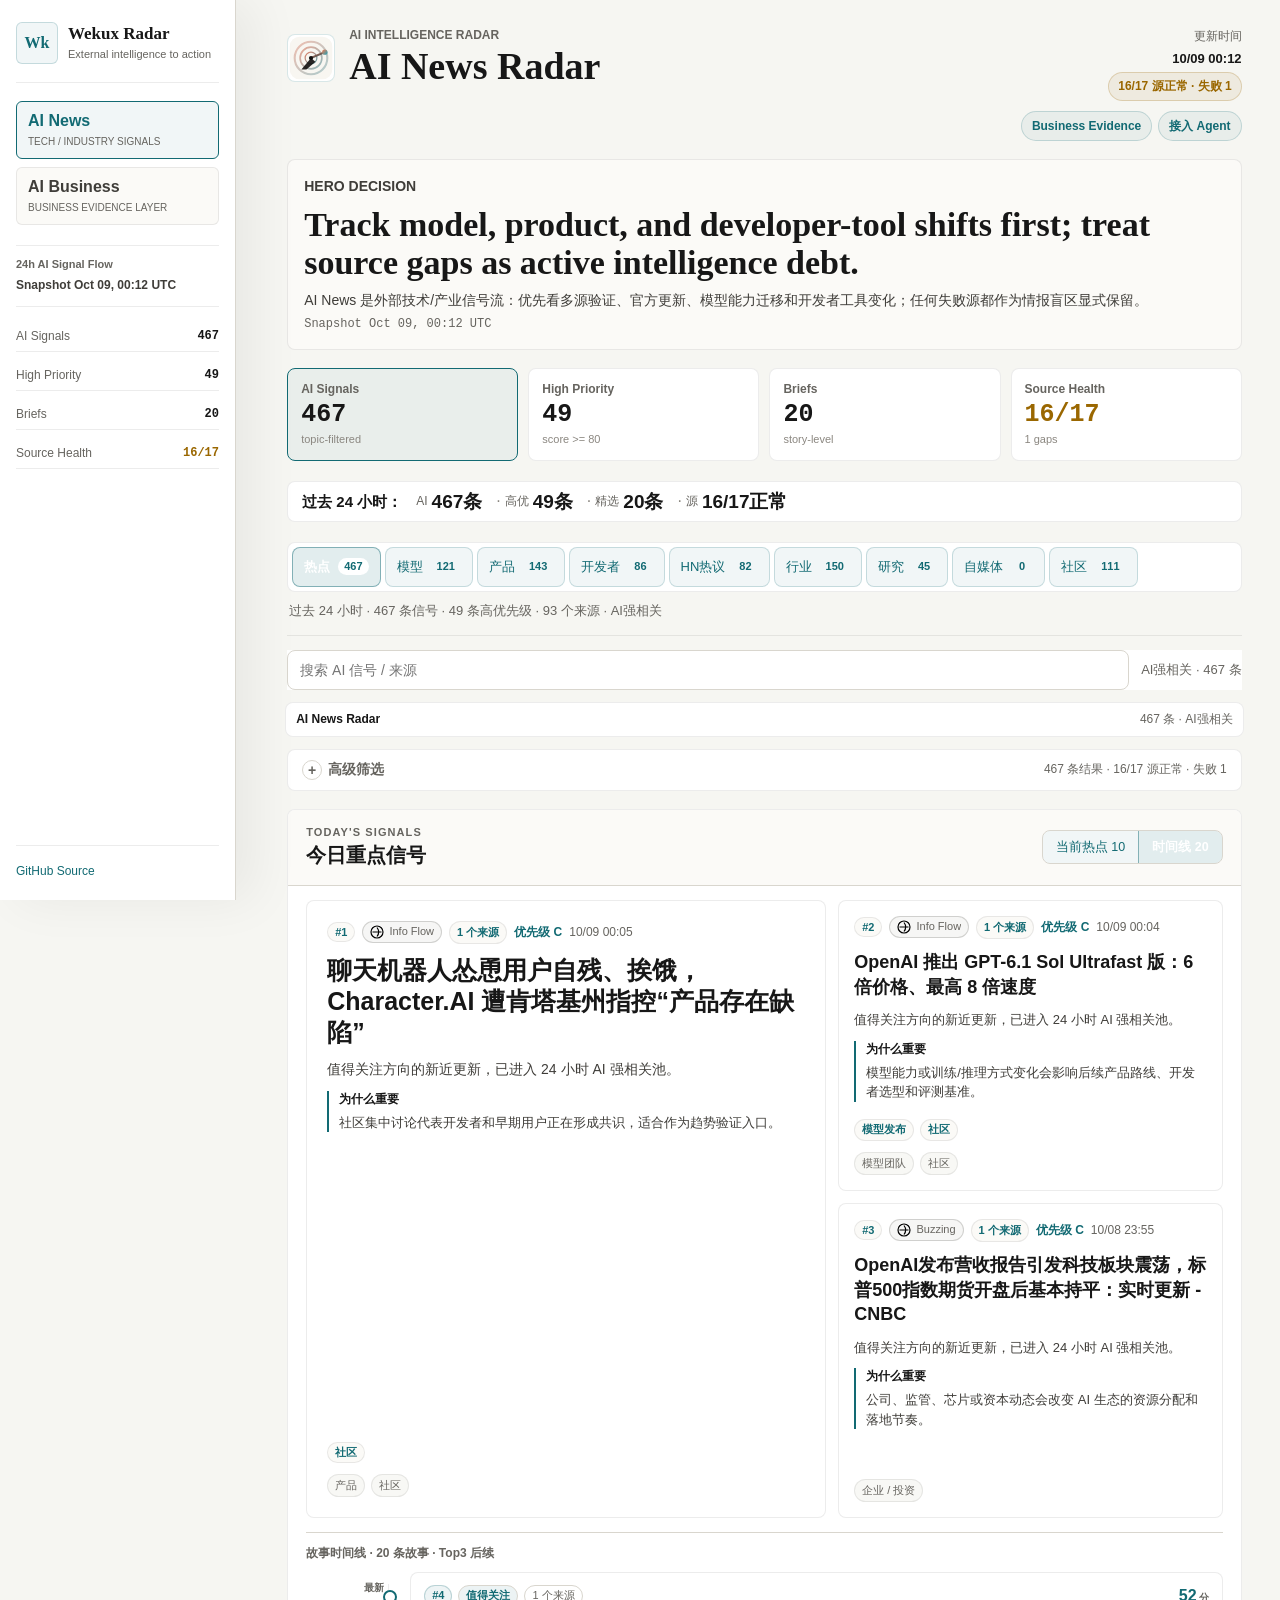
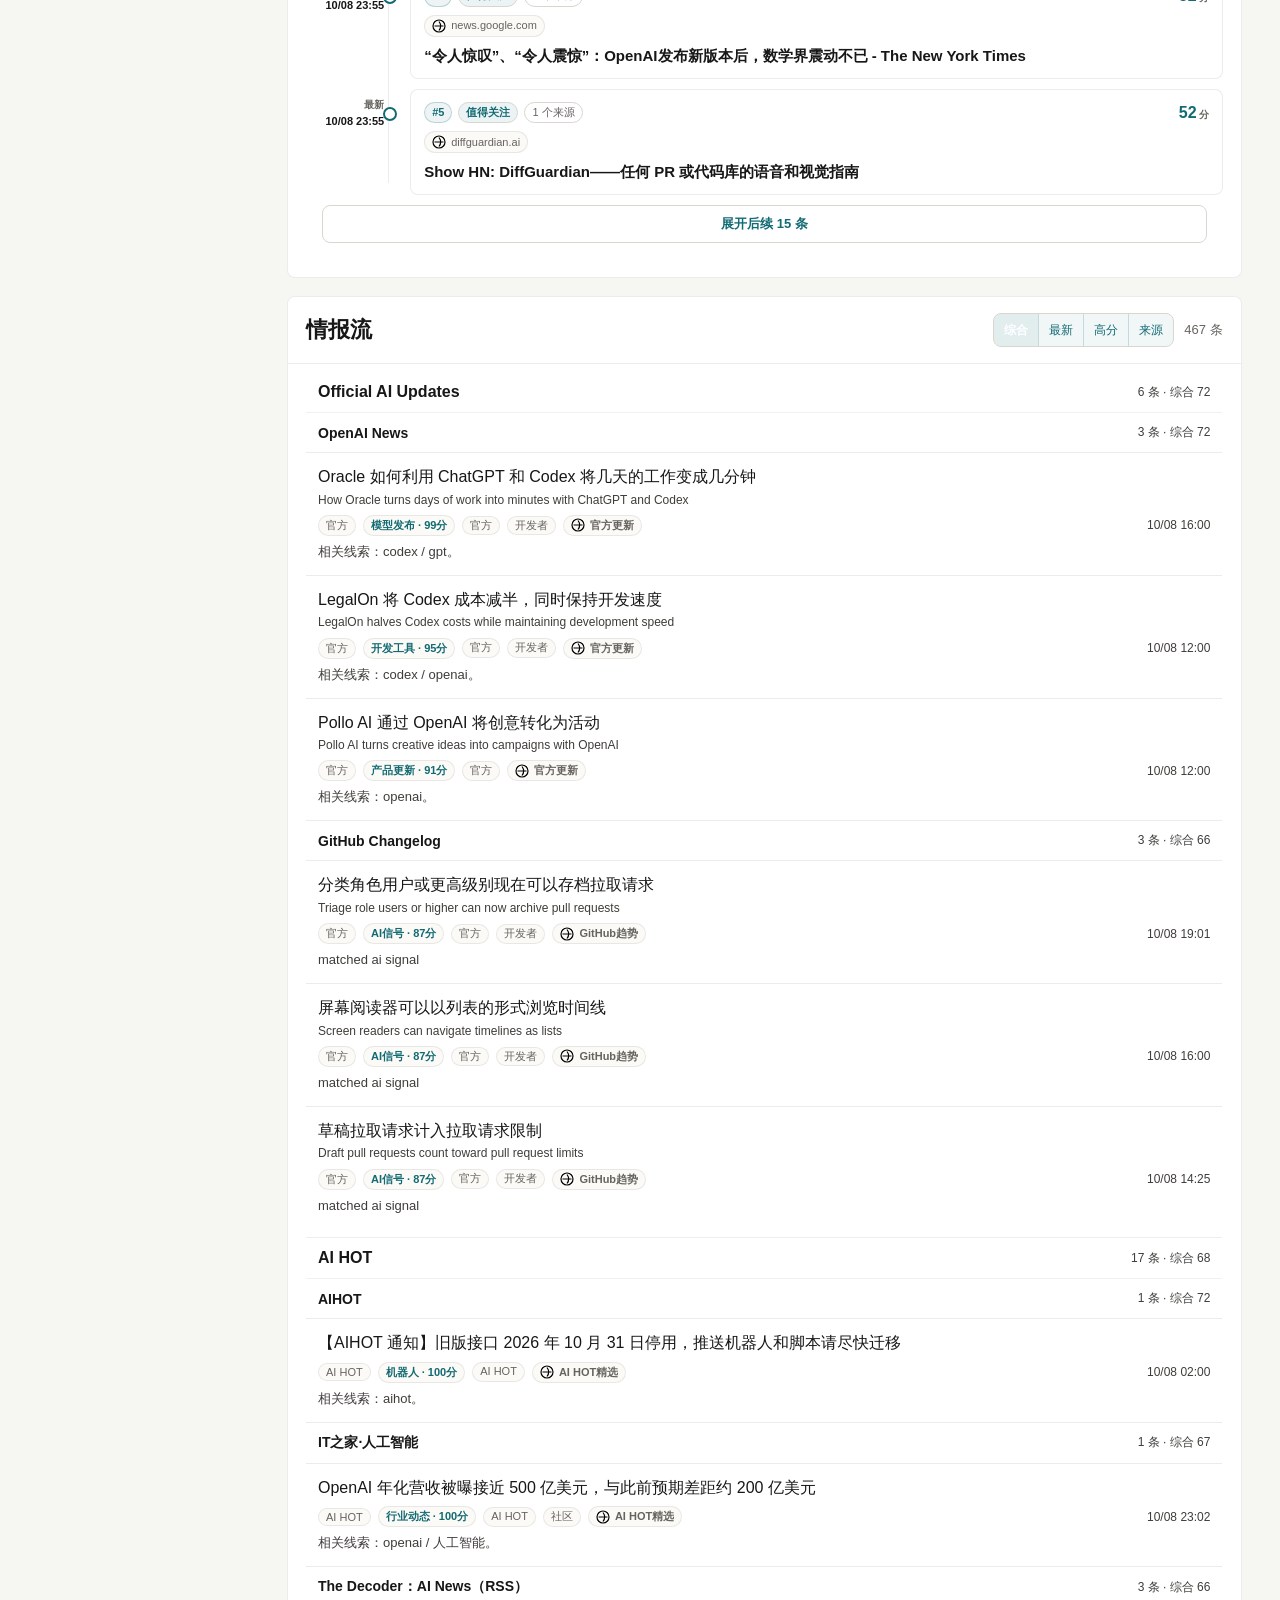
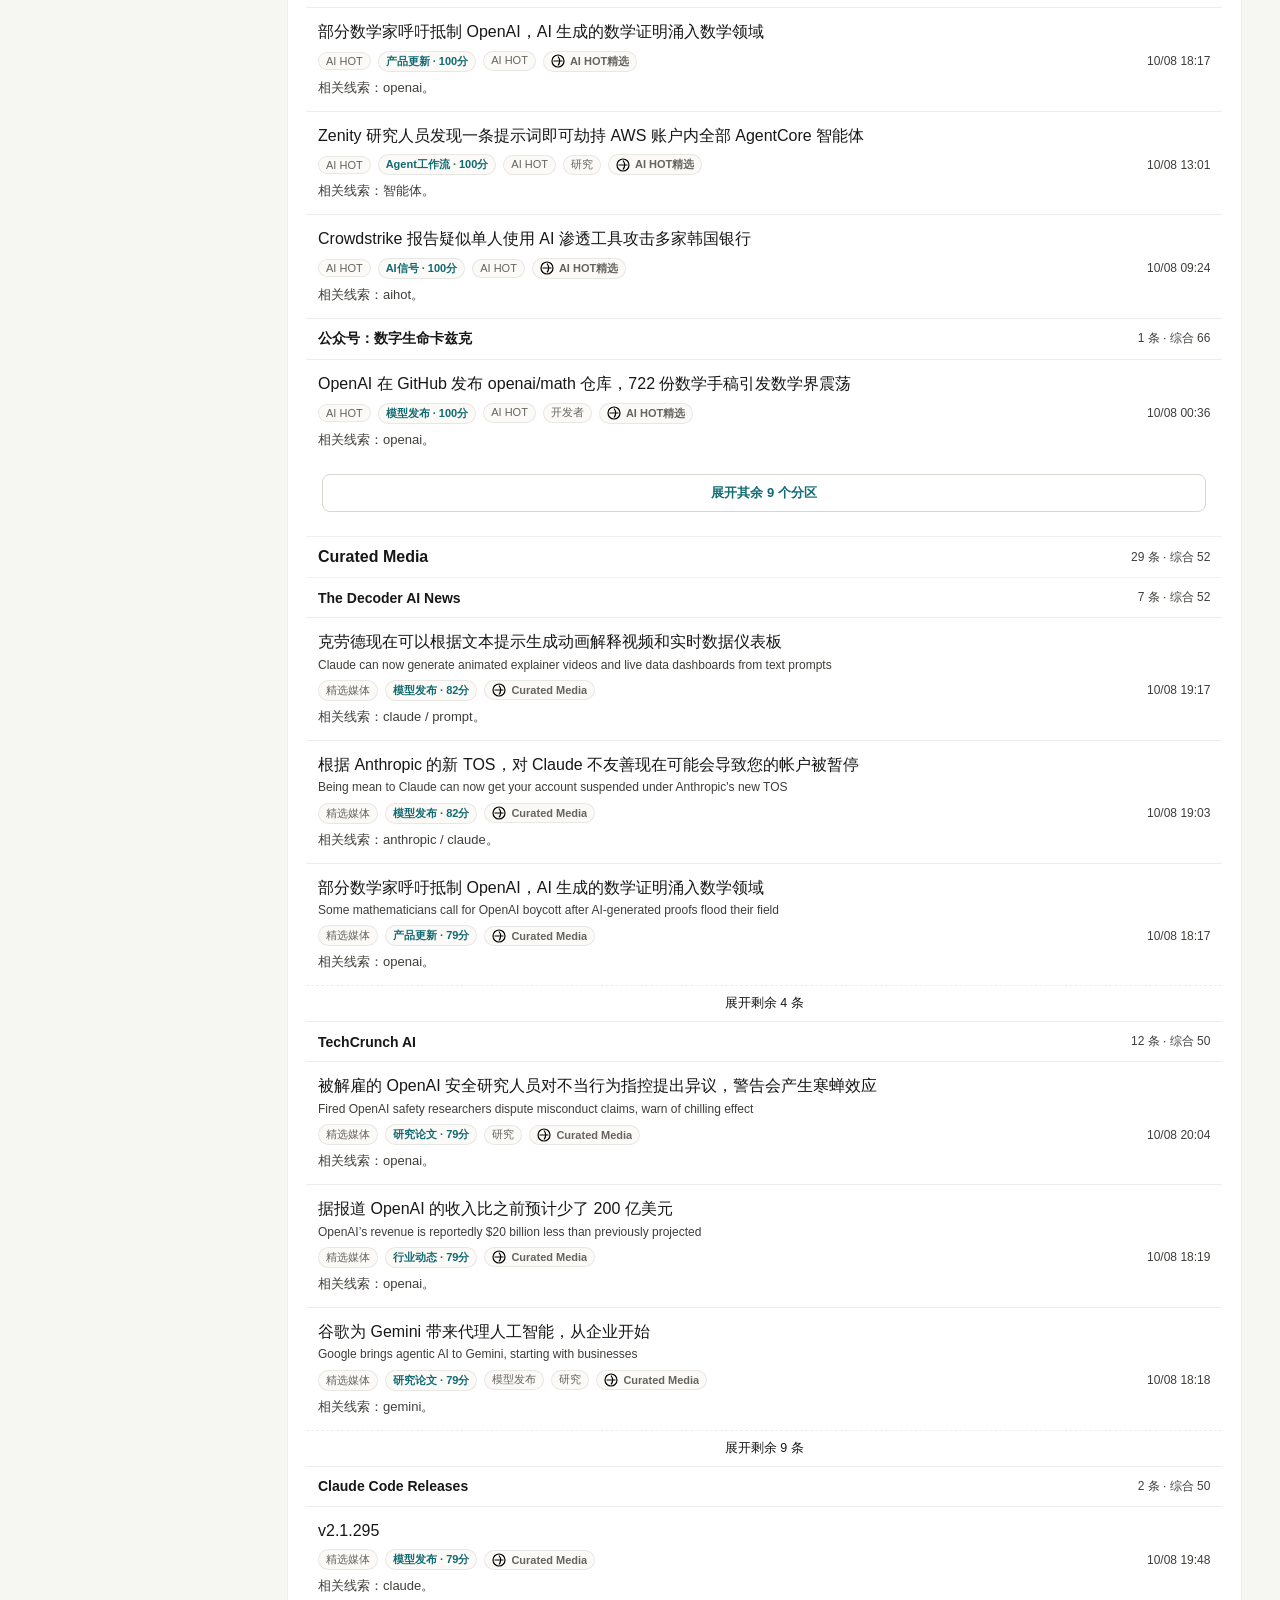
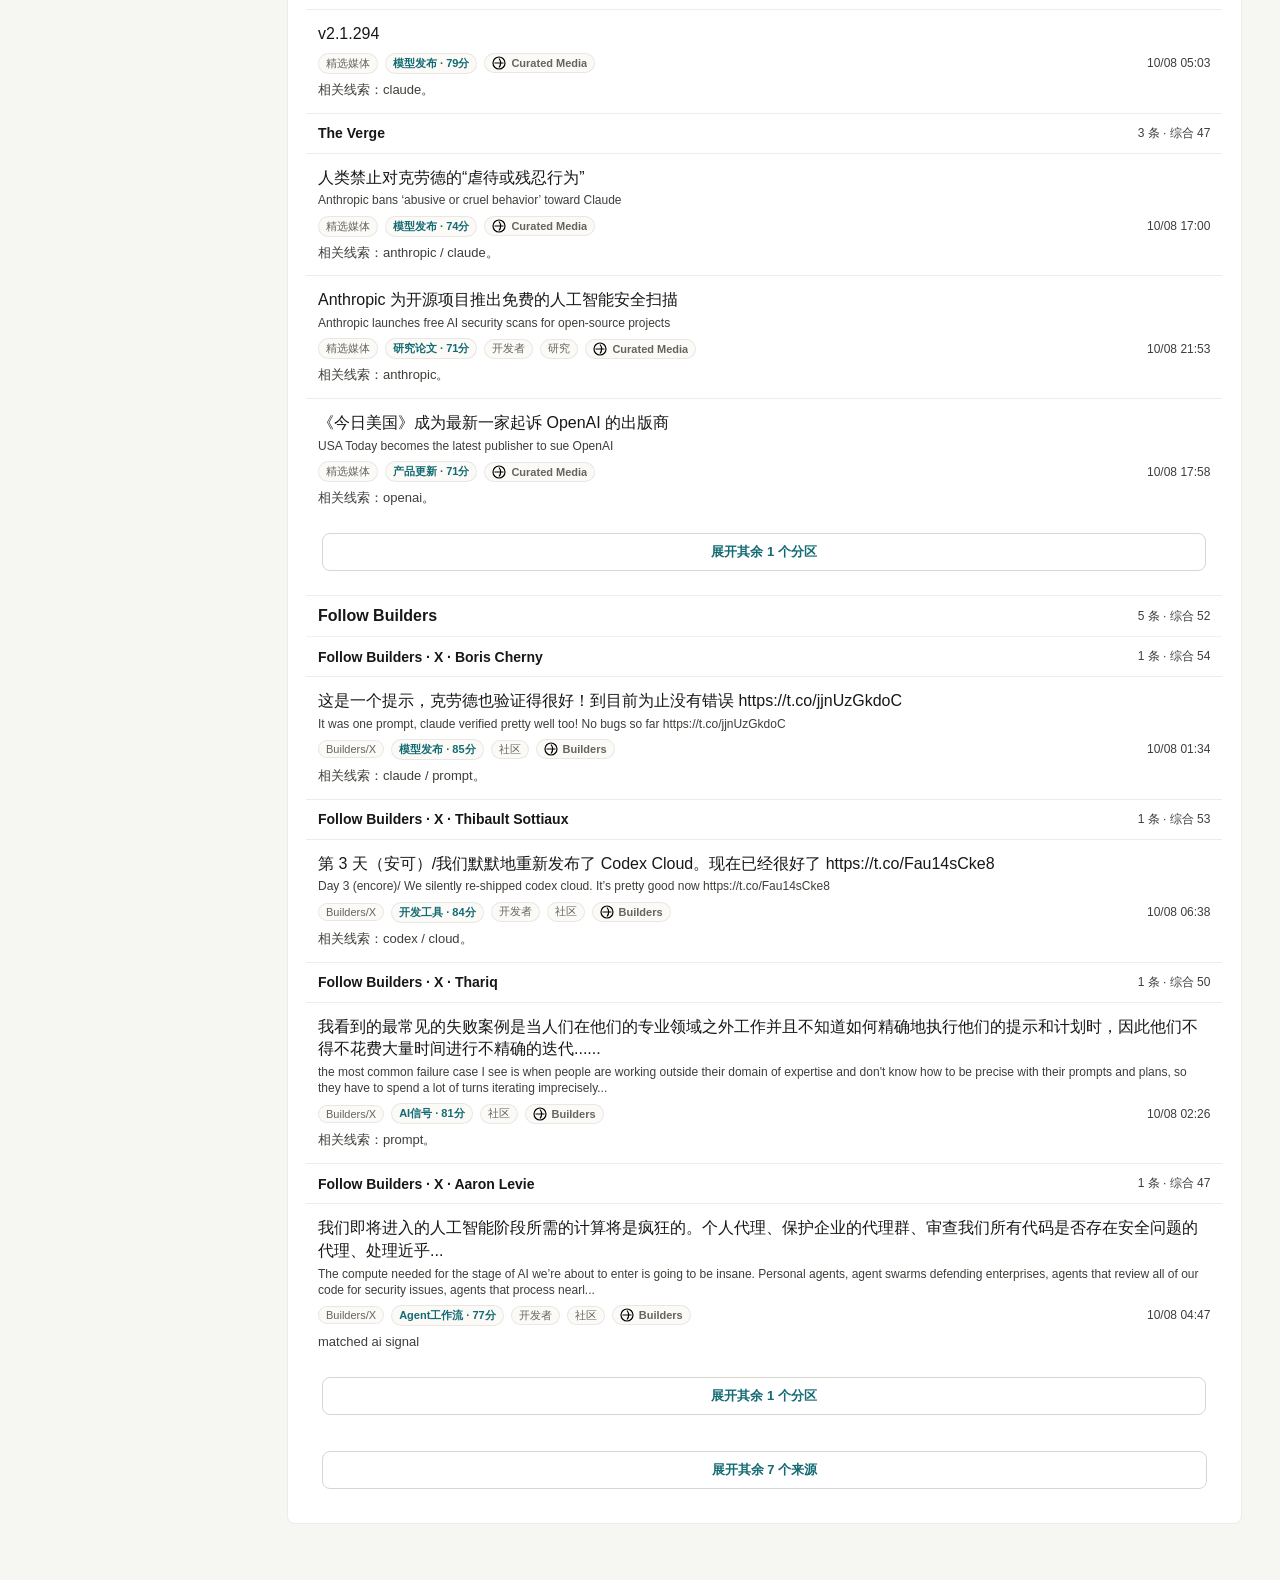
<file: index.html>
<!doctype html>
<html lang="zh-CN">
  <head>
    <meta charset="UTF-8" />
    <meta name="viewport" content="width=device-width, initial-scale=1.0" />
    <title>AI News Radar｜24 小时 AI 更新雷达</title>
    <meta
      name="description"
      content="自动整理过去 24 小时值得看的 AI、模型和开发者工具更新；伯乐Skill（Scout Skill）帮你从一堆信源里选出千里马。"
    />
    <link rel="canonical" href="https://learnprompt.github.io/ai-news-radar/" />
    <meta property="og:title" content="AI News Radar｜24 小时 AI 更新雷达" />
    <meta
      property="og:description"
      content="自动整理过去 24 小时值得看的 AI、模型和开发者工具更新；伯乐Skill（Scout Skill）帮你从一堆信源里选出千里马。"
    />
    <meta property="og:type" content="website" />
    <meta property="og:url" content="https://learnprompt.github.io/ai-news-radar/" />
    <meta property="og:site_name" content="AI News Radar" />
    <meta name="application-name" content="AI News Radar" />
    <meta name="theme-color" content="#07100d" />
    <meta name="mobile-web-app-capable" content="yes" />
    <meta name="apple-mobile-web-app-title" content="AI News Radar" />
    <meta name="apple-mobile-web-app-capable" content="yes" />
    <meta name="apple-mobile-web-app-status-bar-style" content="default" />
    <meta name="twitter:card" content="summary" />
    <meta name="twitter:title" content="AI News Radar｜24 小时 AI 更新雷达" />
    <meta
      name="twitter:description"
      content="自动整理过去 24 小时值得看的 AI、模型和开发者工具更新；伯乐Skill（Scout Skill）帮你从一堆信源里选出千里马。"
    />
    <link rel="icon" href="./assets/logo.svg" type="image/svg+xml" />
    <link rel="icon" href="./assets/icons/favicon-32.png" sizes="32x32" type="image/png" />
    <link rel="apple-touch-icon" href="./assets/icons/apple-touch-icon.png" sizes="180x180" />
    <link rel="manifest" href="./site.webmanifest" />
    <link rel="stylesheet" href="./assets/styles.css?v=radar-shell-0701a" />
  </head>
  <body class="radar-shell-body radar-channel-ai-news">
    <main class="shell">
      <header class="hero">
        <div class="hero-main">
          <div class="hero-headline">
            <img class="hero-logo" src="./assets/logo.svg" alt="AI News Radar Logo" />
            <div>
              <p class="hero-tag">AI INTELLIGENCE RADAR</p>
              <h1>AI News Radar</h1>
            </div>
          </div>
        </div>
        <div class="hero-meta">
          <span class="updated-label">更新时间</span>
          <span class="updated" id="updatedAt">加载中...</span>
          <span class="source-status-pill" id="sourceStatusPill">源状态加载中</span>
          <div class="hero-links" aria-label="项目入口">
            <a class="hero-link" href="./business.html">Business Evidence</a>
            <a
              class="hero-link"
              href="http://github.com/weikunzl/ai-news-radar"
              target="_blank"
              rel="noopener noreferrer"
            >接入 Agent</a>
          </div>
        </div>

        <section class="radar-hero-decision" aria-label="AI News hero decision">
          <p class="radar-hero-label">HERO DECISION</p>
          <h2 id="radarHeroDecision">把 24 小时 AI 技术与产业信号压成可判断的 Top3、来源健康和后续深挖线索。</h2>
          <p>
            AI News 是外部技术/产业信号流：优先看多源验证、官方更新、模型能力迁移和开发者工具变化；任何失败源都作为情报盲区显式保留。
            <span class="radar-decision-meta" id="radarHeroDecisionMeta">正在读取数据脉象</span>
          </p>
        </section>

        <section class="radar-pulse-strip" id="radarPulseStrip" aria-label="AI News data pulse"></section>

        <section class="stats" id="stats"></section>

        <section class="section-nav-wrap" aria-label="内容栏目">
          <div class="section-tabs" id="sectionTabs" role="tablist" aria-label="AI 新闻栏目"></div>
          <div class="section-summary" id="sectionSummary">正在整理栏目...</div>
        </section>
      </header>

      <section class="primary-controls">
        <input id="searchInput" type="search" placeholder="搜索 AI 信号 / 来源" />
        <div class="mode-hint" id="modeHint">AI强相关</div>
      </section>

      <div class="sticky-summary-bar" aria-label="当前视图摘要">
        <strong>AI News Radar</strong>
        <span id="stickySummaryText">正在整理 24 小时信号...</span>
      </div>

      <details class="advanced-panel">
        <summary>
          <span>高级筛选</span>
          <span class="advanced-summary" id="advancedSummary">加载中...</span>
        </summary>
        <div class="advanced-content">
          <div class="advanced-controls">
            <label class="field">
              <span>时间范围</span>
              <select id="timeRangeSelect" aria-label="时间范围">
                <option value="24h">过去 24 小时</option>
              </select>
            </label>
            <label class="field">
              <span>来源类型</span>
              <select id="sourceTypeSelect">
                <option value="">全部来源</option>
                <option value="official">官方 / 一手</option>
                <option value="media">精选媒体 / 日报</option>
                <option value="community">社区 / HN / Builders</option>
                <option value="rss">RSS / OPML</option>
                <option value="aggregate">聚合源</option>
                <option value="creator">自媒体</option>
                <option value="advanced">进阶源</option>
              </select>
            </label>
            <label class="field">
              <span>内容类型</span>
              <select id="sectionSelect"></select>
            </label>
            <label class="field">
              <span>信号等级</span>
              <select id="signalLevelSelect">
                <option value="">全部信号</option>
                <option value="high">高优先级</option>
                <option value="curated">精选 / 官方</option>
                <option value="multi">多源验证</option>
              </select>
            </label>
            <label class="field">
              <span>具体来源</span>
              <select id="siteSelect">
                <option value="">全部站点</option>
              </select>
            </label>
            <div class="field">
              <span>AI 相关度</span>
              <div class="mode-switch">
                <button id="modeAiBtn" class="mode-btn active" type="button">AI强相关</button>
                <button id="modeAllBtn" class="mode-btn" type="button">全量</button>
              </div>
            </div>
            <label id="allDedupeWrap" class="all-dedupe" for="allDedupeToggle">
              <input id="allDedupeToggle" type="checkbox" checked />
              <span class="all-dedupe-dot"></span>
              <span id="allDedupeLabel">去重开</span>
            </label>
          </div>
          <div class="source-health" id="sourceHealth">源状态加载中...</div>
          <details class="source-detail-panel">
            <summary>查看源状态详情</summary>
            <div class="source-health-details" id="sourceHealthDetails"></div>
            <section class="coverage-strip" id="coverageStrip" aria-label="Source coverage status"></section>
            <section class="source-status-table" id="sourceStatusTable" aria-label="源状态详情"></section>
            <section class="site-pills" id="sitePills"></section>
          </details>
        </div>
      </details>

      <section class="bole-picks-wrap" aria-label="今日 Top 3" id="bolePicksWrap">
        <div class="bole-picks-head">
          <div>
            <p class="section-eyebrow">TODAY'S SIGNALS</p>
            <h2 id="topStoriesTitle">今日重点信号</h2>
          </div>
          <div class="bole-head-tools">
            <div class="bole-view-toggle" id="boleViewToggle" hidden>
              <button id="boleHotBtn" class="mode-btn" type="button">当前热点</button>
              <button id="boleTimelineBtn" class="mode-btn" type="button">时间线</button>
            </div>
            <span id="bolePicksMeta">按评分排序</span>
          </div>
        </div>
        <div id="bolePicksList" class="bole-board"></div>
      </section>

      <section class="waytoagi-wrap">
        <div class="waytoagi-head">
          <h2>社区更新 · WaytoAGI</h2>
          <div class="waytoagi-tools">
            <div class="waytoagi-switch">
              <button id="waytoagiTodayBtn" class="waytoagi-btn active" type="button">最近更新日</button>
              <button id="waytoagi7dBtn" class="waytoagi-btn" type="button">近7日</button>
            </div>
            <span id="waytoagiUpdatedAt">加载中...</span>
          </div>
        </div>
        <div id="waytoagiMeta" class="waytoagi-meta"></div>
        <div id="waytoagiList" class="waytoagi-list"></div>
      </section>

      <section class="list-wrap">
        <div class="list-head">
          <h2 id="listTitle">全量 AI 情报源</h2>
          <div class="list-head-tools">
            <div class="list-sort-tools" id="listSortTools" role="group" aria-label="全量列表排序">
              <button class="list-sort-btn active" type="button" data-sort="priority" title="综合来源权重、AI相关度、新鲜度与信号强度">综合</button>
              <button class="list-sort-btn" type="button" data-sort="latest" title="按发布时间或发现时间倒序">最新</button>
              <button class="list-sort-btn" type="button" data-sort="ai" title="按高相关度信号倒序">高分</button>
              <button class="list-sort-btn" type="button" data-sort="source" title="按来源聚合度整理">来源</button>
            </div>
            <span id="resultCount">0 条</span>
          </div>
        </div>
        <div id="newsList" class="news-list"></div>
      </section>

    </main>

    <template id="itemTpl">
      <article class="news-card">
        <a class="title" target="_blank" rel="noopener noreferrer"></a>
        <div class="meta-row">
          <span class="site"></span>
          <span class="category"></span>
          <span class="source"></span>
          <time class="time"></time>
        </div>
        <p class="news-summary"></p>
      </article>
    </template>

    <script>window.RADAR_CHANNEL = "ai-news";</script>
    <script src="./assets/radar-shell.js?v=radar-shell-0701a" defer></script>
    <script src="./assets/app.js?v=radar-shell-0701a" defer></script>
  </body>
</html>
</file>
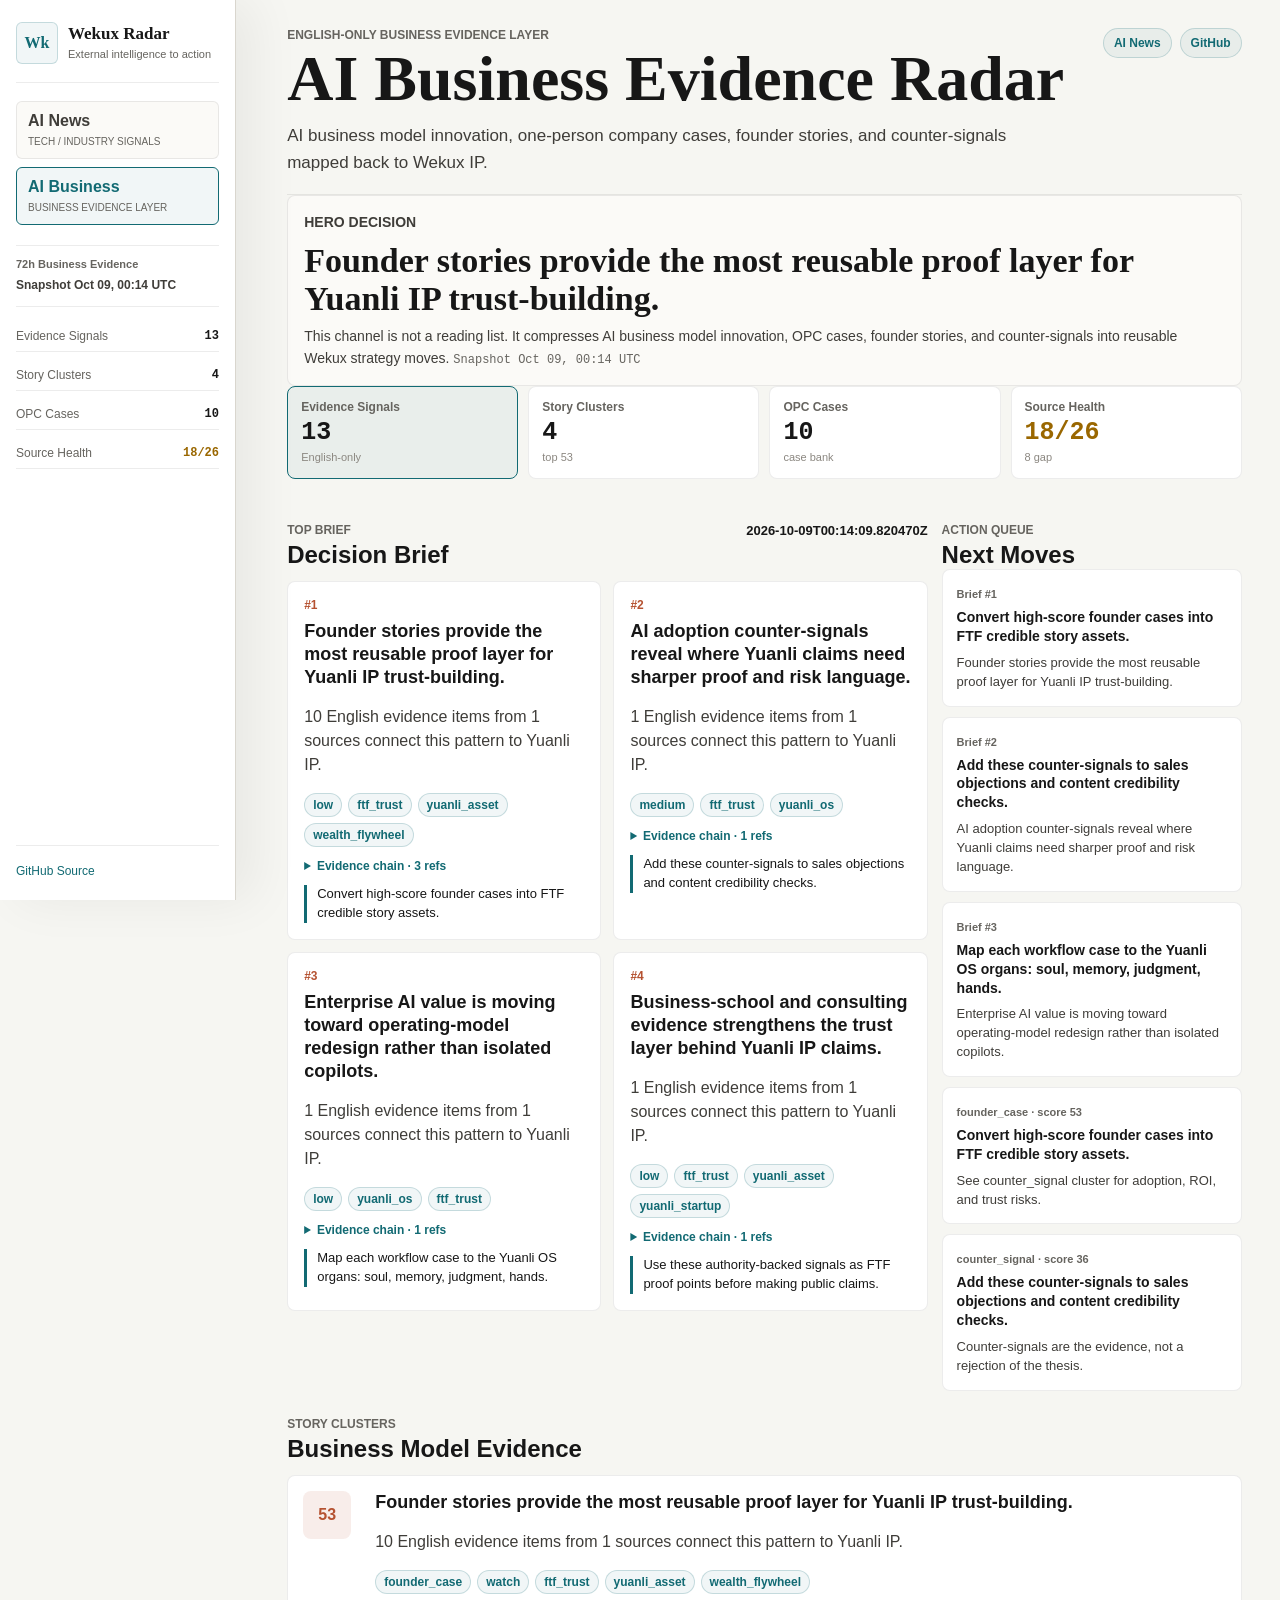
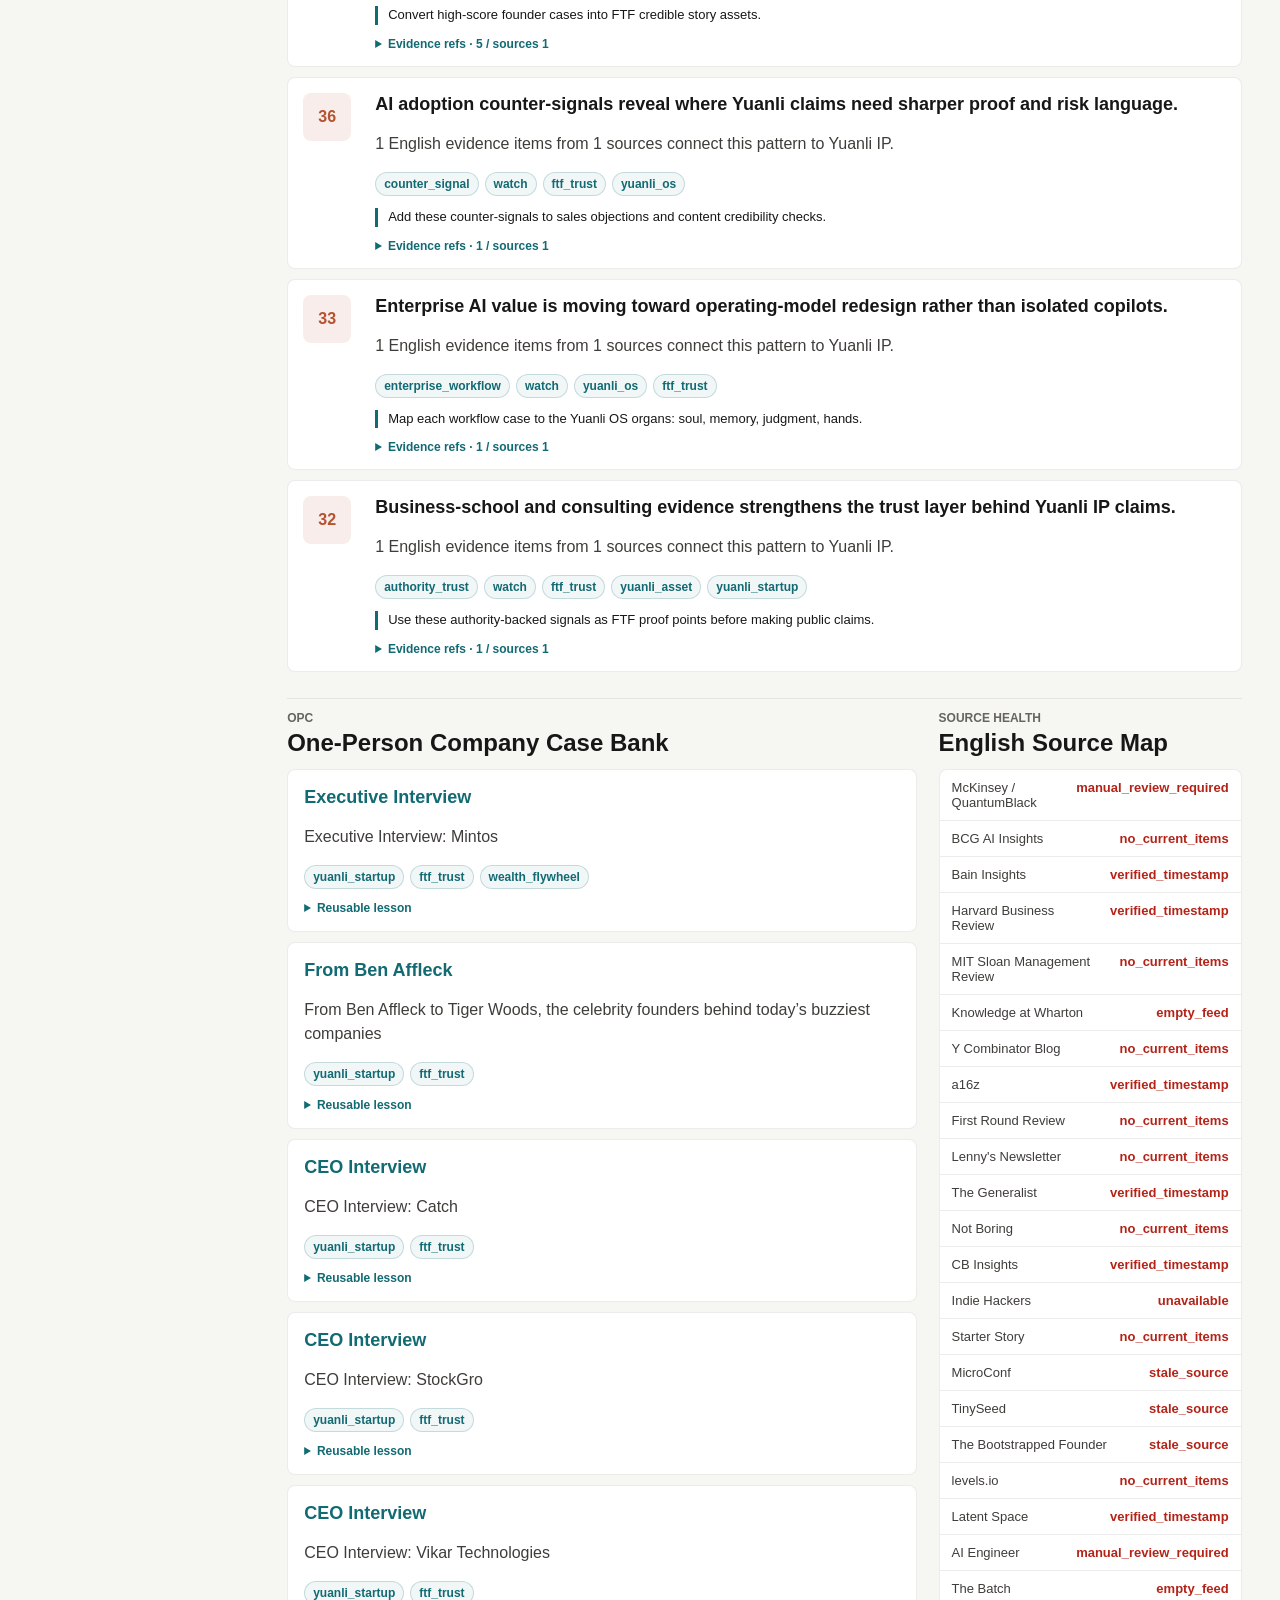
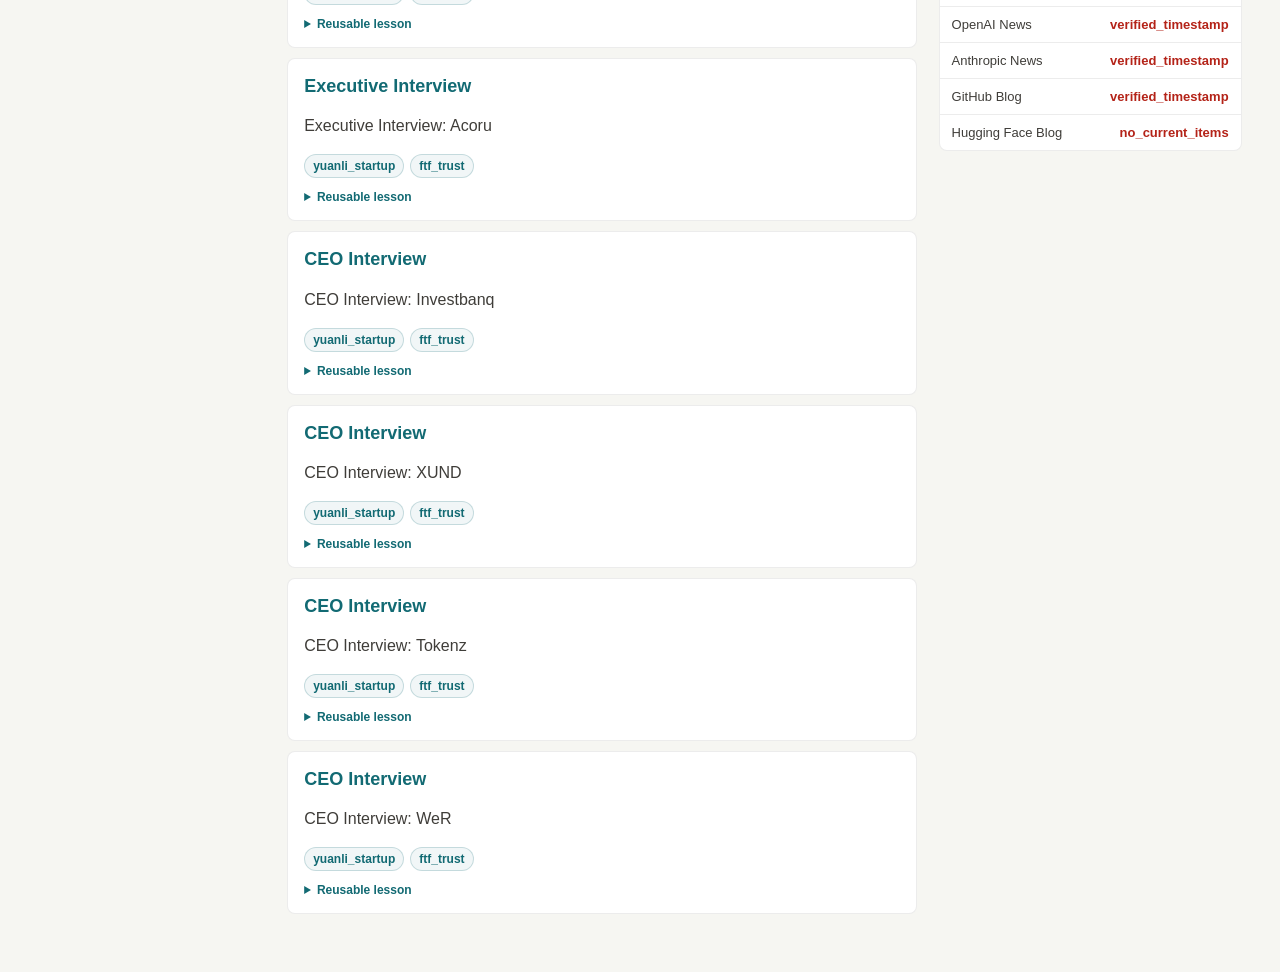
<file: business.html>
<!doctype html>
<html lang="en">
  <head>
    <meta charset="UTF-8" />
    <meta name="viewport" content="width=device-width, initial-scale=1.0" />
    <title>AI Business Evidence Radar</title>
    <meta
      name="description"
      content="English-only evidence layer for AI business model innovation, one-person companies, founder stories, and Wekux IP strategy."
    />
    <link rel="icon" href="./assets/logo.svg" type="image/svg+xml" />
    <meta name="theme-color" content="#f6f6f2" />
    <link rel="stylesheet" href="./assets/styles.css?v=radar-shell-0701a" />
  </head>
  <body class="business-body radar-shell-body radar-channel-ai-business">
    <main class="business-shell">
      <header class="business-hero">
        <div>
          <p class="hero-tag">ENGLISH-ONLY BUSINESS EVIDENCE LAYER</p>
          <h1>AI Business Evidence Radar</h1>
          <p class="business-subtitle">
            AI business model innovation, one-person company cases, founder stories, and counter-signals mapped back to Wekux IP.
          </p>
        </div>
        <nav class="business-nav" aria-label="Radar navigation">
          <a class="hero-link" href="./index.html">AI News</a>
          <a class="hero-link" href="http://github.com/weikunzl/ai-news-radar" target="_blank" rel="noopener noreferrer">GitHub</a>
        </nav>
      </header>

      <section class="radar-hero-decision" aria-label="AI Business hero decision">
        <p class="radar-hero-label">HERO DECISION</p>
        <h2 id="radarHeroDecision">Convert English AI business evidence into Wekux IP action.</h2>
        <p>
          This channel is not a reading list. It compresses AI business model innovation, OPC cases, founder stories, and counter-signals into reusable Wekux strategy moves.
          <span class="radar-decision-meta" id="radarHeroDecisionMeta">Loading evidence pulse</span>
        </p>
      </section>

      <section class="radar-pulse-strip" id="radarPulseStrip" aria-label="Business evidence data pulse"></section>

      <section class="business-primary-grid" aria-label="Business decision cockpit">
        <div class="business-section">
          <div class="business-section-head">
            <div>
              <p class="hero-tag">TOP BRIEF</p>
              <h2>Decision Brief</h2>
            </div>
            <span id="businessUpdated" class="updated">Loading...</span>
          </div>
          <div class="business-brief-grid" id="businessBrief"></div>
        </div>
        <aside class="business-section">
          <div class="business-section-head">
            <div>
              <p class="hero-tag">ACTION QUEUE</p>
              <h2>Next Moves</h2>
            </div>
          </div>
          <div class="business-action-queue" id="businessActionQueue"></div>
        </aside>
      </section>

      <section class="business-section">
        <div class="business-section-head">
          <div>
            <p class="hero-tag">STORY CLUSTERS</p>
            <h2>Business Model Evidence</h2>
          </div>
        </div>
        <div class="business-cluster-list" id="businessClusters"></div>
      </section>

      <section class="business-section business-secondary business-two-col">
        <div>
          <div class="business-section-head">
            <div>
              <p class="hero-tag">OPC</p>
              <h2>One-Person Company Case Bank</h2>
            </div>
          </div>
          <div class="business-case-list" id="businessCases"></div>
        </div>
        <aside>
          <div class="business-section-head">
            <div>
              <p class="hero-tag">SOURCE HEALTH</p>
              <h2>English Source Map</h2>
            </div>
          </div>
          <div class="business-source-list" id="businessSources"></div>
        </aside>
      </section>
    </main>

    <script>
      const fmt = new Intl.NumberFormat("en-US");
      const dataFiles = {
        latest: "./data/business-latest-24h.json",
        status: "./data/business-source-status.json",
        stories: "./data/business-stories-merged.json",
        brief: "./data/business-daily-brief.json",
        cases: "./data/business-case-bank.json",
        catalog: "./data/business-source-catalog.json",
      };

      function esc(value) {
        return String(value ?? "").replace(/[&<>"']/g, (ch) => ({
          "&": "&amp;",
          "<": "&lt;",
          ">": "&gt;",
          '"': "&quot;",
          "'": "&#39;",
        }[ch]));
      }

      async function loadJson(url) {
        const response = await fetch(url, { cache: "no-store" });
        if (!response.ok) throw new Error(`${url} ${response.status}`);
        return response.json();
      }

      function link(title, url) {
        if (!url) return esc(title);
        return `<a href="${esc(url)}" target="_blank" rel="noopener noreferrer">${esc(title)}</a>`;
      }

      function riskTone(level) {
        if (String(level || "").toLowerCase().includes("high")) return "warn";
        if (String(level || "").toLowerCase().includes("low")) return "ok";
        return "";
      }

      function renderBrief(payload, latest) {
        const byId = new Map((latest.items || []).map((item) => [item.signal_id, item]));
        document.getElementById("businessUpdated").textContent = payload.generated_at || "Unknown";
        document.getElementById("businessBrief").innerHTML = (payload.brief || []).slice(0, 4).map((item) => {
          const evidence = (item.evidence_refs || []).slice(0, 3).map((id) => byId.get(id)).filter(Boolean);
          return `
            <article class="business-card">
              <div class="business-rank">#${esc(item.rank)}</div>
              <h3>${esc(item.title)}</h3>
              <p>${esc(item.judgment)}</p>
              <div class="business-tags">
                <span class="${riskTone(item.risk_level)}">${esc(item.risk_level || "risk n/a")}</span>
                ${(item.yuanli_mapping || []).map((tag) => `<span>${esc(tag)}</span>`).join("")}
              </div>
              <details>
                <summary>Evidence chain · ${esc(evidence.length)} refs</summary>
                <ul class="business-evidence-list">${evidence.map((row) => `<li>${link(row.title, row.url)}</li>`).join("")}</ul>
              </details>
              <div class="business-action">${esc(item.recommended_action)}</div>
            </article>
          `;
        }).join("");
      }

      function renderActionQueue(brief, stories) {
        const actions = [
          ...(brief.brief || []).slice(0, 3).map((item) => ({
            label: `Brief #${item.rank}`,
            title: item.recommended_action,
            meta: item.title,
          })),
          ...(stories.clusters || []).slice(0, 2).map((cluster) => ({
            label: `${cluster.lane} · score ${cluster.importance_score}`,
            title: cluster.recommended_action,
            meta: cluster.counter_evidence || cluster.why_it_matters,
          })),
        ].slice(0, 5);
        document.getElementById("businessActionQueue").innerHTML = actions.map((item) => `
          <article class="business-action-card">
            <span>${esc(item.label)}</span>
            <strong>${esc(item.title)}</strong>
            <p>${esc(item.meta)}</p>
          </article>
        `).join("");
      }

      function renderClusters(payload, latest) {
        const byId = new Map((latest.items || []).map((item) => [item.signal_id, item]));
        document.getElementById("businessClusters").innerHTML = (payload.clusters || []).map((cluster) => `
          <article class="business-cluster">
            <div class="business-cluster-score">${esc(cluster.importance_score)}</div>
            <div>
              <h3>${esc(cluster.thesis)}</h3>
              <p>${esc(cluster.why_it_matters)}</p>
              <div class="business-tags">
                <span>${esc(cluster.lane)}</span>
                <span>${esc(cluster.confidence)}</span>
                ${(cluster.yuanli_mapping || []).map((tag) => `<span>${esc(tag)}</span>`).join("")}
              </div>
              <div class="business-action">${esc(cluster.recommended_action)}</div>
              <details>
                <summary>Evidence refs · ${esc((cluster.evidence_refs || []).length)} / sources ${esc(cluster.source_count || 0)}</summary>
                <ul class="business-evidence-list">
                  ${(cluster.evidence_refs || []).slice(0, 5).map((id) => {
                    const row = byId.get(id);
                    return row ? `<li>${link(row.title, row.url)}</li>` : `<li>${esc(id)}</li>`;
                  }).join("")}
                </ul>
              </details>
            </div>
          </article>
        `).join("");
      }

      function renderCases(payload) {
        document.getElementById("businessCases").innerHTML = (payload.cases || []).slice(0, 12).map((item) => `
          <article class="business-case">
            <h3>${link(item.company || item.title, item.url)}</h3>
            <p>${esc(item.title)}</p>
            <div class="business-tags">${(item.yuanli_mapping || []).slice(0, 4).map((tag) => `<span>${esc(tag)}</span>`).join("")}</div>
            <details>
              <summary>Reusable lesson</summary>
              <div class="business-action">${esc(item.reusable_lesson)}</div>
            </details>
          </article>
        `).join("");
      }

      function renderSources(catalog) {
        document.getElementById("businessSources").innerHTML = (catalog || []).map((source) => `
          <div class="business-source-row ${source.health_status === "ok" ? "ok" : "bad"}">
            <span>${esc(source.name)}</span>
            <strong>${esc(source.health_status)}</strong>
          </div>
        `).join("");
      }

      function updateShellPulse(latest, status, stories, brief, cases) {
        const payload = { latest, status, stories, brief, cases };
        if (window.RadarShell?.updateBusinessPulse) {
          window.RadarShell.updateBusinessPulse(payload);
        } else {
          window.__RADAR_PENDING_PULSE = { channel: "ai-business", payload };
        }
      }

      async function main() {
        const [latest, status, stories, brief, cases, catalog] = await Promise.all(Object.values(dataFiles).map(loadJson));
        renderBrief(brief, latest);
        renderActionQueue(brief, stories);
        renderClusters(stories, latest);
        renderCases(cases);
        renderSources(catalog);
        updateShellPulse(latest, status, stories, brief, cases);
      }

      main().catch((error) => {
        document.getElementById("businessBrief").innerHTML = `<article class="business-card"><h3>Data failed to load</h3><p>${esc(error.message)}</p></article>`;
      });
    </script>
    <script>window.RADAR_CHANNEL = "ai-business";</script>
    <script src="./assets/radar-shell.js?v=radar-shell-0701a" defer></script>
  </body>
</html>
</file>
<file: assets/styles.css>
:root {
  --bg: #f6f6f2;
  --bg-alt: #eeecea;
  --surface: #ffffff;
  --surface-soft: #fbfaf7;
  --surface-alt: #f4f2ef;
  --ink: #171717;
  --ink-soft: #3f3d39;
  --muted: #66645f;
  --muted-soft: #8b8780;
  --line: #d9d6ce;
  --line-soft: rgba(23, 23, 23, 0.08);
  --accent: #126a73;
  --accent-warm: #b55231;
  --good: #1f7a4d;
  --warn: #9a6700;
  --bad: #b42318;
  --radius: 8px;
}

* {
  box-sizing: border-box;
}

html,
body {
  margin: 0;
  min-height: 100%;
  font-family: -apple-system, BlinkMacSystemFont, "Segoe UI", "Noto Sans SC", "Microsoft YaHei", sans-serif;
  color: var(--ink);
  background: var(--bg);
}

body.radar-shell-body {
  --bg: #f6f6f2;
  --bg-alt: #eeecea;
  --surface: #ffffff;
  --surface-soft: #fbfaf7;
  --surface-alt: #f4f2ef;
  --ink: #171717;
  --ink-soft: #3f3d39;
  --muted: #66645f;
  --muted-soft: #8b8780;
  --line: #d9d6ce;
  --line-soft: rgba(23, 23, 23, 0.08);
  --accent: #126a73;
  --accent-warm: #b55231;
  --good: #1f7a4d;
  --warn: #9a6700;
  --bad: #b42318;
  color: var(--ink);
  background: var(--bg);
  overflow-x: clip;
}

button,
input,
select {
  font: inherit;
}

button {
  cursor: pointer;
}

.shell {
  max-width: 1160px;
  margin: 0 auto;
  padding: 30px 18px 56px;
}

.hero {
  display: grid;
  grid-template-columns: minmax(0, 1fr) auto;
  gap: 18px 28px;
  padding-bottom: 14px;
  border-bottom: 1px solid var(--line-soft);
}

.hero-main {
  min-width: 0;
}

.hero-headline {
  display: flex;
  gap: 14px;
  align-items: center;
}

.hero-headline > div {
  min-width: 0;
}

.hero-logo {
  width: 48px;
  height: 48px;
  border: 1px solid rgba(18, 106, 115, 0.16);
  border-radius: var(--radius);
  background: var(--surface);
}

.hero-tag {
  margin: 0;
  font-size: 12px;
  letter-spacing: 0;
  color: var(--muted);
  font-weight: 720;
}

.hero h1 {
  margin: 4px 0 0;
  font-size: 38px;
  line-height: 1.08;
  overflow-wrap: break-word;
}

.hero-meta {
  align-self: start;
  display: grid;
  gap: 6px;
  min-width: 178px;
  padding: 0;
  border: 0;
  border-radius: var(--radius);
  background: transparent;
  justify-items: end;
  text-align: right;
}

.updated-label {
  color: var(--muted);
  font-size: 12px;
}

.updated {
  color: var(--ink);
  font-size: 13px;
  font-weight: 700;
}

.source-status-pill {
  display: inline-flex;
  width: max-content;
  max-width: 100%;
  align-items: center;
  gap: 6px;
  border: 1px solid rgba(31, 122, 77, 0.18);
  border-radius: 999px;
  padding: 5px 9px;
  color: var(--good);
  background: rgba(31, 122, 77, 0.07);
  font-size: 12px;
  font-weight: 740;
}

.source-status-pill.warn {
  color: var(--warn);
  border-color: rgba(154, 103, 0, 0.22);
  background: rgba(154, 103, 0, 0.08);
}

.source-status-pill.bad {
  color: var(--bad);
  border-color: rgba(180, 35, 24, 0.22);
  background: rgba(180, 35, 24, 0.07);
}

.hero-links {
  display: flex;
  flex-wrap: wrap;
  justify-content: flex-end;
  gap: 6px;
  margin-top: 4px;
}

.hero-link {
  display: inline-flex;
  align-items: center;
  justify-content: center;
  min-height: 30px;
  border: 1px solid rgba(18, 106, 115, 0.2);
  border-radius: 999px;
  padding: 5px 10px;
  color: var(--accent);
  background: rgba(18, 106, 115, 0.06);
  font-size: 12px;
  font-weight: 740;
  line-height: 1;
  text-decoration: none;
  white-space: nowrap;
}

.hero-link:hover {
  border-color: rgba(18, 106, 115, 0.36);
  background: rgba(18, 106, 115, 0.1);
}

.business-body {
  background: #f4f4ef;
}

.business-shell {
  width: min(1180px, calc(100% - 32px));
  margin: 0 auto;
  padding: 30px 0 58px;
}

.business-hero,
.business-section-head,
.business-two-col {
  display: flex;
  align-items: flex-start;
  justify-content: space-between;
  gap: 22px;
}

.business-hero {
  border-bottom: 1px solid var(--line-soft);
  padding-bottom: 18px;
}

.business-hero h1 {
  margin: 6px 0 0;
  font-size: clamp(34px, 6vw, 64px);
  line-height: 0.96;
  max-width: 860px;
}

.business-subtitle {
  max-width: 760px;
  margin: 14px 0 0;
  color: var(--ink-soft);
  font-size: 17px;
  line-height: 1.55;
}

.business-nav {
  display: flex;
  flex-wrap: wrap;
  justify-content: flex-end;
  gap: 8px;
}

.business-kpis {
  display: grid;
  grid-template-columns: repeat(4, minmax(0, 1fr));
  gap: 10px;
  margin: 18px 0;
}

.business-kpi,
.business-card,
.business-cluster,
.business-case,
.business-source-list {
  border: 1px solid var(--line-soft);
  border-radius: var(--radius);
  background: rgba(255, 255, 255, 0.72);
}

.business-kpi {
  padding: 15px;
}

.business-kpi strong {
  display: block;
  font-size: 26px;
  line-height: 1;
}

.business-kpi span {
  display: block;
  margin-top: 7px;
  color: var(--muted);
  font-size: 13px;
  font-weight: 720;
}

.business-section {
  margin-top: 26px;
}

.business-section h2 {
  margin: 4px 0 0;
  font-size: 24px;
}

.business-brief-grid {
  display: grid;
  grid-template-columns: repeat(2, minmax(0, 1fr));
  gap: 12px;
  margin-top: 12px;
}

.business-card,
.business-case {
  padding: 16px;
}

.business-card h3,
.business-cluster h3,
.business-case h3 {
  margin: 0;
  font-size: 18px;
  line-height: 1.28;
}

.business-card p,
.business-cluster p,
.business-case p {
  color: var(--ink-soft);
  line-height: 1.5;
}

.business-card ul {
  margin: 12px 0 0;
  padding-left: 18px;
}

.business-card li {
  margin: 6px 0;
  color: var(--muted);
}

.business-card a,
.business-case a {
  color: var(--accent);
  text-decoration: none;
}

.business-rank {
  color: var(--accent-warm);
  font-size: 12px;
  font-weight: 800;
  margin-bottom: 8px;
}

.business-tags {
  display: flex;
  flex-wrap: wrap;
  gap: 6px;
  margin-top: 10px;
}

.business-tags span {
  border: 1px solid rgba(18, 106, 115, 0.16);
  border-radius: 999px;
  padding: 4px 8px;
  color: var(--accent);
  background: rgba(18, 106, 115, 0.06);
  font-size: 12px;
  font-weight: 740;
}

.business-action {
  margin-top: 12px;
  border-left: 3px solid var(--accent);
  padding-left: 10px;
  color: var(--ink);
  font-size: 13px;
  line-height: 1.45;
}

.business-cluster-list,
.business-case-list {
  display: grid;
  gap: 10px;
  margin-top: 12px;
}

.business-cluster {
  display: grid;
  grid-template-columns: 58px minmax(0, 1fr);
  gap: 14px;
  padding: 15px;
}

.business-cluster-score {
  display: grid;
  place-items: center;
  width: 48px;
  height: 48px;
  border-radius: var(--radius);
  background: rgba(181, 82, 49, 0.1);
  color: var(--accent-warm);
  font-weight: 820;
}

.business-two-col {
  display: grid;
  grid-template-columns: minmax(0, 1.35fr) minmax(300px, 0.65fr);
}

.business-source-list {
  display: grid;
  gap: 0;
  margin-top: 12px;
  overflow: hidden;
}

.business-source-row {
  display: flex;
  justify-content: space-between;
  gap: 14px;
  border-bottom: 1px solid var(--line-soft);
  padding: 10px 12px;
  color: var(--ink-soft);
  font-size: 13px;
}

.business-source-row:last-child {
  border-bottom: 0;
}

.business-source-row strong {
  color: var(--bad);
}

.business-source-row.ok strong {
  color: var(--good);
}

.radar-side {
  position: fixed;
  inset: 0 auto 0 0;
  z-index: 40;
  display: grid;
  grid-template-rows: auto auto auto 1fr auto;
  width: 236px;
  padding: 22px 16px;
  border-right: 1px solid var(--line);
  background: var(--surface);
  box-shadow: 18px 0 48px rgba(0, 0, 0, 0.06);
}

.radar-mobile-switch {
  display: none;
}

.radar-side-brand {
  display: grid;
  grid-template-columns: 42px minmax(0, 1fr);
  gap: 10px;
  align-items: center;
  padding-bottom: 18px;
  border-bottom: 1px solid var(--line-soft);
}

.radar-side-mark {
  display: grid;
  place-items: center;
  width: 42px;
  height: 42px;
  border: 1px solid rgba(18, 106, 115, 0.2);
  border-radius: 6px;
  color: var(--accent);
  background: rgba(18, 106, 115, 0.06);
  font-family: Georgia, "Times New Roman", serif;
  font-weight: 800;
}

.radar-side-brand strong,
.radar-side-brand em {
  display: block;
}

.radar-side-brand strong {
  font-family: Georgia, "Times New Roman", "Songti SC", serif;
  color: var(--ink);
  font-size: 17px;
  line-height: 1.1;
}

.radar-side-brand em {
  margin-top: 4px;
  color: var(--muted);
  font-size: 11px;
  font-style: normal;
  line-height: 1.3;
}

.radar-side-nav {
  display: grid;
  gap: 8px;
  margin-top: 18px;
}

.radar-channel-link {
  display: grid;
  gap: 5px;
  min-height: 58px;
  padding: 10px 11px;
  border: 1px solid var(--line-soft);
  border-radius: 6px;
  color: var(--ink-soft);
  background: var(--surface-soft);
  text-decoration: none;
}

.radar-channel-link:hover,
.radar-channel-link.active {
  border-color: var(--accent);
  color: var(--accent);
  background: rgba(18, 106, 115, 0.06);
}

.radar-channel-link span {
  font-weight: 780;
}

.radar-channel-link em {
  color: var(--muted);
  font-size: 10px;
  font-style: normal;
  line-height: 1.2;
}

.radar-side-decision {
  display: grid;
  gap: 7px;
  margin-top: 20px;
  padding: 12px 0;
  border-top: 1px solid var(--line-soft);
  border-bottom: 1px solid var(--line-soft);
}

.radar-side-decision span {
  color: var(--muted);
  font-size: 11px;
  font-weight: 760;
}

.radar-side-decision strong {
  color: var(--ink-soft);
  font-size: 12px;
  line-height: 1.45;
}

.radar-side-pulse {
  display: grid;
  align-content: start;
  gap: 8px;
  margin-top: 14px;
}

.radar-side-metric {
  display: flex;
  justify-content: space-between;
  gap: 10px;
  border-bottom: 1px solid var(--line-soft);
  padding: 8px 0;
  color: var(--muted);
  font-size: 12px;
}

.radar-side-metric strong {
  color: var(--ink);
  font-family: ui-monospace, SFMono-Regular, Menlo, Monaco, Consolas, monospace;
}

.radar-side-metric.is-warn strong {
  color: var(--warn);
}

.radar-side-metric.is-ok strong {
  color: var(--good);
}

.radar-side-links {
  display: grid;
  gap: 8px;
  padding-top: 18px;
  border-top: 1px solid var(--line-soft);
}

.radar-side-links a {
  color: var(--accent);
  font-size: 12px;
  text-decoration: none;
}

.radar-shell-body .shell,
.radar-shell-body .business-shell {
  margin-left: 236px;
  max-width: none;
  width: auto;
  padding-left: clamp(22px, 4vw, 54px);
  padding-right: clamp(18px, 3vw, 42px);
}

.radar-shell-body .shell {
  padding-top: 28px;
}

.radar-shell-body .business-shell {
  padding-top: 28px;
}

.radar-shell-body .hero,
.radar-shell-body .business-hero {
  min-width: 0;
  overflow-x: clip;
  border-bottom-color: var(--line-soft);
}

.radar-shell-body .hero > *,
.radar-shell-body .business-hero > * {
  min-width: 0;
}

.radar-shell-body .hero-logo {
  border-color: rgba(18, 106, 115, 0.16);
  background: var(--surface);
}

.radar-shell-body .hero h1,
.radar-shell-body .business-hero h1 {
  font-family: Georgia, "Times New Roman", "Songti SC", serif;
  color: var(--ink);
  letter-spacing: 0;
}

.radar-shell-body .hero-tag,
.radar-shell-body .section-eyebrow {
  color: var(--muted);
}

.radar-hero-decision {
  grid-column: 1 / -1;
  display: grid;
  gap: 8px;
  border: 1px solid var(--line-soft);
  border-radius: 8px;
  padding: 16px;
  background: var(--surface-soft);
}

.radar-hero-label {
  margin: 0;
  color: var(--muted);
  font-size: 11px;
  font-weight: 800;
}

.radar-hero-decision h2 {
  margin: 0;
  color: var(--ink);
  font-size: clamp(22px, 3vw, 34px);
  line-height: 1.12;
  font-family: Georgia, "Times New Roman", "Songti SC", serif;
}

.radar-hero-decision p {
  margin: 0;
  max-width: 880px;
  color: var(--ink-soft);
  font-size: 14px;
  line-height: 1.55;
}

.radar-decision-meta {
  color: var(--muted);
  font-family: ui-monospace, SFMono-Regular, Menlo, Monaco, Consolas, monospace;
  font-size: 12px;
}

.radar-pulse-strip {
  grid-column: 1 / -1;
  display: grid;
  grid-template-columns: repeat(4, minmax(0, 1fr));
  gap: 10px;
}

.radar-pulse-card {
  display: grid;
  gap: 6px;
  min-height: 86px;
  border: 1px solid var(--line-soft);
  border-radius: 8px;
  padding: 13px;
  background: var(--surface);
}

.radar-pulse-card span {
  color: var(--muted);
  font-size: 12px;
  font-weight: 760;
}

.radar-pulse-card strong {
  color: var(--ink);
  font-family: ui-monospace, SFMono-Regular, Menlo, Monaco, Consolas, monospace;
  font-size: 25px;
  line-height: 1;
}

.radar-pulse-card em {
  color: var(--muted-soft);
  font-size: 11px;
  font-style: normal;
  line-height: 1.25;
}

.radar-pulse-card.is-gold {
  border-color: var(--accent);
  background: rgba(18, 106, 115, 0.06);
}

.radar-pulse-card.is-warn strong {
  color: var(--warn);
}

.radar-pulse-card.is-ok strong {
  color: var(--good);
}

.radar-shell-body .stats,
.radar-shell-body .primary-controls,
.radar-shell-body .advanced-panel,
.radar-shell-body .bole-picks-wrap,
.radar-shell-body .waytoagi-wrap,
.radar-shell-body .list-wrap,
.radar-shell-body .sticky-summary-bar,
.radar-shell-body .section-tabs,
.radar-shell-body .source-health-summary,
.radar-shell-body .health-metric,
.radar-shell-body .coverage-card,
.radar-shell-body .news-card,
.radar-shell-body .top-story-card,
.radar-shell-body .intel-card,
.radar-shell-body .source-group,
.radar-shell-body .business-kpi,
.radar-shell-body .business-card,
.radar-shell-body .business-cluster,
.radar-shell-body .business-case,
.radar-shell-body .business-source-list {
  border-color: var(--line-soft);
  background: var(--surface);
}

.radar-shell-body input,
.radar-shell-body select {
  border-color: var(--line);
  color: var(--ink);
  background: var(--surface);
}

.radar-shell-body .hero-link,
.radar-shell-body .mode-btn,
.radar-shell-body .list-sort-btn,
.radar-shell-body .waytoagi-btn,
.radar-shell-body .section-tab,
.radar-shell-body .business-tags span {
  border-color: rgba(18, 106, 115, 0.2);
  color: var(--accent);
  background: rgba(18, 106, 115, 0.06);
}

.radar-shell-body .hero-link:hover,
.radar-shell-body .mode-btn.active,
.radar-shell-body .list-sort-btn.active,
.radar-shell-body .waytoagi-btn.active,
.radar-shell-body .section-tab.active {
  border-color: rgba(18, 106, 115, 0.46);
  background: rgba(18, 106, 115, 0.12);
}

.business-primary-grid {
  display: grid;
  grid-template-columns: minmax(0, 1fr) minmax(300px, 0.42fr);
  gap: 14px;
  margin-top: 18px;
}

.business-action-queue {
  display: grid;
  gap: 10px;
  min-width: 0;
}

.business-action-card {
  border: 1px solid var(--line-soft);
  border-radius: 8px;
  padding: 14px;
  background: var(--surface);
}

.business-action-card span {
  display: inline-flex;
  margin-bottom: 8px;
  color: var(--muted);
  font-size: 11px;
  font-weight: 800;
}

.business-action-card strong {
  display: block;
  color: var(--ink);
  font-size: 14px;
  line-height: 1.35;
}

.business-action-card p {
  margin: 8px 0 0;
  color: var(--ink-soft);
  font-size: 13px;
  line-height: 1.45;
}

.business-card details,
.business-cluster details,
.business-case details {
  margin-top: 12px;
}

.business-card summary,
.business-cluster summary,
.business-case summary,
.business-secondary summary {
  cursor: pointer;
  color: var(--accent);
  font-size: 12px;
  font-weight: 780;
}

.business-evidence-list {
  margin: 10px 0 0;
  padding-left: 18px;
}

.business-evidence-list li {
  margin: 6px 0;
  color: var(--ink-soft);
}

.business-secondary {
  margin-top: 26px;
  border-top: 1px solid var(--line-soft);
  padding-top: 12px;
}

.stats {
  grid-column: 1 / -1;
  display: flex;
  min-width: 0;
  flex-wrap: nowrap;
  align-items: center;
  gap: clamp(6px, 1.2vw, 14px);
  margin-top: 2px;
  border: 1px solid rgba(18, 106, 115, 0.12);
  border-radius: var(--radius);
  padding: 10px 14px;
  background: rgba(255, 255, 255, 0.58);
  overflow: hidden;
  white-space: nowrap;
}

.section-nav-wrap {
  grid-column: 1 / -1;
  display: grid;
  gap: 10px;
  padding-top: 2px;
}

.section-tabs {
  display: flex;
  gap: 4px;
  align-items: center;
  overflow-x: auto;
  scrollbar-width: none;
  -webkit-overflow-scrolling: touch;
  border: 1px solid var(--line-soft);
  border-radius: var(--radius);
  padding: 4px;
  background: rgba(255, 255, 255, 0.52);
}

.section-tabs::-webkit-scrollbar {
  display: none;
}

.section-tab {
  flex: 0 0 auto;
  min-height: 40px;
  display: inline-flex;
  align-items: center;
  gap: 8px;
  border: 1px solid transparent;
  border-radius: var(--radius);
  padding: 0 11px;
  color: var(--muted);
  background: transparent;
  font-size: 13px;
}

.section-tab span,
.section-tab strong {
  line-height: 1;
  white-space: nowrap;
}

.section-tab strong {
  min-width: 22px;
  border-radius: 999px;
  padding: 3px 6px;
  color: var(--accent);
  background: transparent;
  font-size: 11px;
  text-align: center;
}

.section-tab.active {
  color: #fff;
  border-color: var(--accent);
  background: var(--accent);
  font-weight: 780;
}

.section-tab.active strong {
  color: var(--accent);
  background: #fff;
}

.section-summary {
  min-width: 0;
  border: 0;
  border-radius: 0;
  padding: 0 2px;
  color: var(--muted);
  background: transparent;
  font-size: 13px;
  line-height: 1.45;
  overflow-wrap: anywhere;
}

.stat {
  min-width: 0;
  display: inline-flex;
  flex: 0 1 auto;
  align-items: center;
  gap: 4px;
  border: 0;
  background: transparent;
  border-radius: 0;
  padding: 0;
}

.stat-prefix {
  flex: 0 0 auto;
  color: var(--ink);
  font-size: clamp(13px, 1.35vw, 15px);
  line-height: 1;
  font-weight: 780;
  white-space: nowrap;
}

.stat .k {
  font-size: 12px;
  line-height: 1;
  color: var(--muted);
  white-space: nowrap;
}

.stat .v {
  margin-top: 0;
  font-size: clamp(15px, 1.65vw, 19px);
  line-height: 1;
  font-weight: 820;
  font-variant-numeric: tabular-nums;
  white-space: nowrap;
}

.stat + .stat::before {
  content: "·";
  color: var(--muted-soft);
  margin-right: 0;
}

.coverage-strip {
  grid-column: 1 / -1;
  display: grid;
  grid-template-columns: repeat(3, minmax(0, 1fr));
  gap: 8px;
  padding: 0 12px 12px;
}

.coverage-card {
  min-width: 0;
  display: grid;
  gap: 4px;
  border: 1px solid var(--line);
  border-radius: var(--radius);
  padding: 10px 11px;
  background: var(--surface-soft);
}

.coverage-card strong {
  min-width: 0;
  color: var(--ink);
  font-size: 17px;
  line-height: 1.15;
  overflow-wrap: anywhere;
}

.coverage-label,
.coverage-meta {
  min-width: 0;
  color: var(--muted);
  font-size: 11px;
  line-height: 1.3;
  overflow-wrap: anywhere;
}

.coverage-card.ok strong {
  color: var(--good);
}

.coverage-card.warn strong {
  color: var(--warn);
}

.coverage-card.signal {
  border-color: rgba(18, 106, 115, 0.3);
}

.coverage-card.official {
  border-color: rgba(31, 122, 77, 0.28);
}

.coverage-card.builders {
  border-color: rgba(181, 82, 49, 0.32);
}

.coverage-card.creator {
  border-color: rgba(135, 72, 96, 0.3);
}

.coverage-card.aggregate {
  border-color: rgba(102, 100, 95, 0.32);
}

.coverage-card.private {
  border-color: rgba(154, 103, 0, 0.3);
}

.primary-controls {
  margin-top: 14px;
  display: grid;
  grid-template-columns: minmax(0, 1fr) auto;
  gap: 12px;
  align-items: center;
}

input,
select {
  width: 100%;
  border: 1px solid var(--line);
  background: var(--surface);
  color: var(--ink);
  border-radius: var(--radius);
  padding: 11px 12px;
  font-size: 14px;
}

input:focus,
select:focus,
button:focus-visible,
summary:focus-visible {
  outline: 2px solid rgba(18, 106, 115, 0.35);
  outline-offset: 2px;
}

.mode-hint {
  color: var(--muted);
  font-size: 13px;
  white-space: nowrap;
}

.sticky-summary-bar {
  position: sticky;
  z-index: 9;
  top: 0;
  display: flex;
  min-width: 0;
  align-items: center;
  justify-content: space-between;
  gap: 12px;
  margin: 12px -2px 0;
  border: 1px solid rgba(23, 23, 23, 0.08);
  border-radius: var(--radius);
  padding: 8px 10px;
  color: var(--muted);
  background: rgba(246, 246, 242, 0.88);
  backdrop-filter: blur(12px);
  font-size: 12px;
}

.sticky-summary-bar strong {
  flex: 0 0 auto;
  color: var(--ink);
  font-size: 12px;
}

.sticky-summary-bar span {
  min-width: 0;
  overflow: hidden;
  text-align: right;
  text-overflow: ellipsis;
  white-space: nowrap;
}

.advanced-panel {
  margin-top: 12px;
  border: 1px solid rgba(23, 23, 23, 0.08);
  border-radius: var(--radius);
  background: rgba(251, 250, 247, 0.66);
}

.advanced-panel > summary {
  position: relative;
  display: flex;
  justify-content: space-between;
  gap: 12px;
  align-items: center;
  padding: 11px 14px 11px 40px;
  color: var(--ink);
  font-size: 14px;
  font-weight: 700;
  list-style: none;
  cursor: pointer;
}

.advanced-panel:not([open]) > summary {
  color: var(--muted);
  font-weight: 650;
}

.advanced-panel > summary::-webkit-details-marker {
  display: none;
}

.advanced-panel > summary::before {
  content: "+";
  width: 18px;
  height: 18px;
  position: absolute;
  left: 14px;
  top: 50%;
  transform: translateY(-50%);
  display: grid;
  place-items: center;
  border: 1px solid var(--line);
  border-radius: 50%;
  color: var(--muted);
  font-weight: 700;
}

.advanced-panel > summary > span:first-child {
  min-width: 0;
}

.advanced-panel[open] > summary::before {
  content: "-";
}

.advanced-summary {
  color: var(--muted);
  font-size: 12px;
  font-weight: 400;
  white-space: nowrap;
}

.advanced-content {
  display: grid;
  gap: 14px;
  padding: 0 14px 14px;
  border-top: 1px solid var(--line-soft);
}

.advanced-controls {
  display: grid;
  grid-template-columns: repeat(4, minmax(0, 1fr));
  gap: 10px;
  align-items: end;
  padding-top: 14px;
}

.field {
  display: grid;
  gap: 6px;
  color: var(--muted);
  font-size: 12px;
}

.mode-switch {
  display: inline-flex;
  border: 1px solid var(--line);
  border-radius: var(--radius);
  overflow: hidden;
  background: var(--surface-soft);
}

.mode-btn {
  min-height: 40px;
  border: 0;
  border-left: 1px solid var(--line);
  background: transparent;
  color: var(--muted);
  padding: 0 13px;
  font-size: 13px;
}

.mode-btn:first-child {
  border-left: 0;
}

.mode-btn.active {
  background: var(--accent);
  color: #fff;
  font-weight: 700;
}

.all-dedupe {
  display: none;
  min-height: 40px;
  align-items: center;
  gap: 8px;
  border: 1px solid var(--line);
  border-radius: var(--radius);
  padding: 0 12px;
  font-size: 13px;
  color: var(--muted);
  background: var(--surface-soft);
  cursor: pointer;
  user-select: none;
}

.all-dedupe.show {
  display: inline-flex;
}

.all-dedupe input {
  position: absolute;
  opacity: 0;
  width: 0;
  height: 0;
}

.all-dedupe-dot {
  width: 12px;
  height: 12px;
  border-radius: 50%;
  border: 1px solid rgba(23, 23, 23, 0.25);
  background: rgba(23, 23, 23, 0.16);
}

.all-dedupe input:checked + .all-dedupe-dot {
  border-color: rgba(18, 106, 115, 0.65);
  background: var(--accent);
}

.source-health {
  display: grid;
  gap: 10px;
}

.source-health-summary {
  display: flex;
  min-width: 0;
  align-items: center;
  justify-content: space-between;
  gap: 12px;
  border: 1px solid rgba(31, 122, 77, 0.16);
  border-radius: var(--radius);
  padding: 11px 12px;
  color: var(--muted);
  background: rgba(31, 122, 77, 0.05);
  font-size: 13px;
  line-height: 1.4;
}

.source-health-summary strong {
  color: var(--good);
  font-size: 15px;
}

.source-health-summary.warn {
  border-color: rgba(154, 103, 0, 0.2);
  background: rgba(154, 103, 0, 0.07);
}

.source-health-summary.warn strong {
  color: var(--warn);
}

.source-health-summary.bad {
  border-color: rgba(180, 35, 24, 0.22);
  background: rgba(180, 35, 24, 0.06);
}

.source-health-summary.bad strong {
  color: var(--bad);
}

.source-detail-panel {
  border: 1px solid var(--line-soft);
  border-radius: var(--radius);
  background: rgba(255, 255, 255, 0.48);
  overflow: hidden;
}

.source-detail-panel > summary {
  display: flex;
  align-items: center;
  justify-content: space-between;
  gap: 10px;
  padding: 10px 12px;
  color: var(--accent);
  font-size: 13px;
  font-weight: 760;
  cursor: pointer;
  list-style: none;
}

.source-detail-panel > summary::-webkit-details-marker {
  display: none;
}

.source-detail-panel > summary::after {
  content: "+";
  color: var(--muted);
  font-weight: 800;
}

.source-detail-panel[open] > summary::after {
  content: "-";
}

.source-health-details {
  display: grid;
  gap: 10px;
  padding: 0 12px 12px;
}

.health-grid {
  display: grid;
  grid-template-columns: repeat(6, minmax(0, 1fr));
  gap: 8px;
}

.health-metric {
  display: grid;
  gap: 3px;
  min-width: 0;
  border: 1px solid var(--line);
  border-radius: var(--radius);
  padding: 9px 10px;
  background: var(--surface-soft);
}

.health-metric-button {
  width: 100%;
  color: inherit;
  font: inherit;
  text-align: left;
  cursor: pointer;
}

.health-metric-button:hover,
.health-metric-button:focus-visible {
  border-color: var(--accent);
  outline: none;
}

.health-metric strong {
  font-size: 18px;
}

.health-label {
  color: var(--muted);
  font-size: 12px;
}

.health-metric.ok strong {
  color: var(--good);
}

.health-metric.warn strong {
  color: var(--warn);
}

.health-metric.bad strong {
  color: var(--bad);
}

.health-empty,
.health-ok {
  border: 1px dashed var(--line);
  border-radius: var(--radius);
  padding: 10px 12px;
  color: var(--muted);
  font-size: 13px;
}

.health-ok {
  color: var(--good);
  border-style: solid;
  background: rgba(31, 122, 77, 0.06);
}

.health-issues {
  display: grid;
  gap: 8px;
}

.health-author-list {
  border: 1px solid var(--line);
  border-radius: var(--radius);
  padding: 10px 12px;
  background: var(--surface-soft);
}

.health-author-list-title {
  font-size: 13px;
  font-weight: 700;
}

.health-author-list-meta {
  margin-top: 3px;
  color: var(--muted);
  font-size: 12px;
}

.health-author-list-items {
  display: flex;
  max-height: 220px;
  margin-top: 9px;
  gap: 6px;
  overflow: auto;
  flex-wrap: wrap;
  align-content: flex-start;
}

.health-author-list-items button {
  border: 1px solid var(--line);
  border-radius: 999px;
  padding: 3px 7px;
  color: var(--ink-soft);
  background: var(--surface);
  font: inherit;
  font-size: 12px;
  line-height: 1.25;
  cursor: pointer;
}

.health-author-list-items button:hover,
.health-author-list-items button:focus-visible {
  border-color: var(--accent);
  color: var(--accent);
  outline: none;
}

.health-issue {
  border: 1px solid rgba(180, 35, 24, 0.22);
  border-radius: var(--radius);
  padding: 10px 12px;
  background: rgba(180, 35, 24, 0.04);
}

.health-issue-title {
  color: var(--bad);
  font-size: 13px;
  font-weight: 700;
}

.health-issue ul {
  margin: 7px 0 0;
  padding-left: 18px;
  color: var(--muted);
  font-size: 12px;
  line-height: 1.45;
}

.source-status-table {
  padding: 0 12px 12px;
}

.source-table {
  display: grid;
  border: 1px solid var(--line-soft);
  border-radius: var(--radius);
  overflow: hidden;
  background: var(--surface);
}

.source-table-row {
  display: grid;
  grid-template-columns: minmax(160px, 1.4fr) minmax(96px, 0.8fr) minmax(64px, 0.5fr) minmax(56px, 0.4fr);
  gap: 10px;
  align-items: center;
  border-top: 1px solid var(--line-soft);
  padding: 9px 10px;
  color: var(--muted);
  font-size: 12px;
}

.source-table-row:first-child {
  border-top: 0;
}

.source-table-head {
  color: var(--ink-soft);
  background: rgba(246, 246, 242, 0.74);
  font-weight: 780;
}

.source-table-row span {
  min-width: 0;
  overflow: hidden;
  text-overflow: ellipsis;
  white-space: nowrap;
}

.source-table-row .ok {
  color: var(--good);
  font-weight: 760;
}

.source-table-row .bad {
  color: var(--bad);
  font-weight: 760;
}

.site-pills {
  display: flex;
  flex-wrap: wrap;
  gap: 8px;
  padding: 0 12px 12px;
}

.pill {
  border: 1px solid var(--line);
  background: var(--surface-soft);
  color: var(--ink);
  border-radius: 999px;
  padding: 6px 11px;
  cursor: pointer;
  font-size: 12px;
}

.pill.active {
  background: rgba(18, 106, 115, 0.11);
  border-color: rgba(18, 106, 115, 0.5);
  color: var(--accent);
  font-weight: 700;
}

.bole-picks-wrap,
.list-wrap,
.waytoagi-wrap {
  margin-top: 18px;
  border: 1px solid var(--line-soft);
  border-radius: var(--radius);
  background: var(--surface);
  overflow: hidden;
}

.list-wrap {
  background: var(--surface);
}

/* 双色交替：WaytoAGI 版块用深一档的底色，与伯乐精选 / AI信号流形成节奏感 */
.waytoagi-wrap {
  background: var(--bg-alt);
  border-color: rgba(23, 23, 23, 0.12);
}

.bole-picks-head,
.list-head,
.waytoagi-head {
  padding: 16px 18px;
  display: flex;
  flex-wrap: nowrap;
  justify-content: space-between;
  align-items: center;
  gap: 12px;
  border-bottom: 1px solid var(--line-soft);
  background: var(--surface);
}

/* WaytoAGI header 用对应的深档底色 */
.waytoagi-head {
  background: var(--surface-alt);
  border-bottom-color: rgba(23, 23, 23, 0.1);
}

.bole-picks-head h2,
.list-head h2,
.waytoagi-head h2 {
  margin: 0;
  font-size: 22px;
}

#bolePicksMeta,
#resultCount,
#waytoagiUpdatedAt {
  color: var(--muted);
  font-size: 13px;
  white-space: nowrap;
}

#bolePicksMeta {
  display: none;
}

.list-head-tools {
  display: flex;
  align-items: center;
  justify-content: flex-end;
  gap: 10px;
  min-width: 0;
  flex-wrap: wrap;
}

.list-sort-tools {
  display: inline-flex;
  max-width: 100%;
  border: 1px solid var(--line);
  border-radius: var(--radius);
  overflow: hidden;
  background: var(--surface);
}

.list-sort-btn {
  min-height: 32px;
  border: 0;
  border-left: 1px solid var(--line);
  padding: 0 10px;
  background: transparent;
  color: var(--muted);
  cursor: pointer;
  font-size: 12px;
  white-space: nowrap;
}

.list-sort-btn:first-child {
  border-left: 0;
}

.list-sort-btn.active {
  background: var(--accent);
  color: #fff;
  font-weight: 780;
}

.section-eyebrow {
  margin: 0 0 4px;
  color: var(--accent);
  font-size: 11px;
  font-weight: 800;
  letter-spacing: 0.1em;
}

.bole-picks-wrap {
  position: relative;
  border-color: var(--line);
  background: var(--surface);
  box-shadow: none;
}

.bole-picks-head {
  position: relative;
  border-bottom-color: var(--line);
  background: var(--surface-soft);
}

.bole-picks-head > div:first-child {
  flex: 0 0 auto;
  min-width: max-content;
}

.bole-picks-head h2 {
  font-size: 20px;
  letter-spacing: 0;
  white-space: nowrap;
}

.bole-head-tools {
  display: flex;
  align-items: center;
  gap: 10px;
  min-width: 0;
  flex-wrap: nowrap;
  justify-content: flex-end;
  flex: 1 1 auto;
  overflow: hidden;
}

.bole-view-toggle {
  flex: 0 0 auto;
  display: flex;
  border: 1px solid var(--line);
  border-radius: var(--radius);
  overflow: hidden;
  background: var(--surface);
}

.bole-view-toggle .mode-btn {
  min-height: 32px;
  font-size: 12.5px;
  cursor: pointer;
}

.bole-view-toggle[hidden] {
  display: none;
}

.bole-more-btn,
.list-more-btn {
  display: block;
  width: calc(100% - 32px);
  margin: 0 16px 16px;
  border: 1px solid var(--line);
  border-radius: var(--radius);
  background: var(--surface);
  color: var(--accent);
  cursor: pointer;
  font-size: 13px;
  font-weight: 760;
  min-height: 38px;
}

.bole-more-btn:hover,
.list-more-btn:hover {
  border-color: rgba(18, 106, 115, 0.38);
  background: rgba(18, 106, 115, 0.06);
}

.list-more-btn {
  margin-top: 12px;
}

.bole-board {
  display: grid;
  grid-template-columns: minmax(320px, 1.02fr) minmax(360px, 0.98fr);
  gap: 12px;
  padding: 14px 16px 16px;
}

.bole-lead-wrap {
  position: relative;
  min-width: 0;
}

.bole-ribbon {
  position: absolute;
  z-index: 2;
  top: 12px;
  left: 12px;
  border: 1px solid rgba(18, 106, 115, 0.22);
  border-radius: 999px;
  padding: 4px 8px;
  color: var(--accent);
  background: rgba(255, 255, 255, 0.9);
  font-size: 11px;
  font-weight: 800;
}

.bole-lead-card {
  min-height: 220px;
  height: 100%;
  display: grid;
  align-content: start;
  gap: 12px;
  padding: 72px 18px 18px;
  border: 1px solid rgba(18, 106, 115, 0.2);
  border-radius: var(--radius);
  color: var(--ink);
  text-decoration: none;
  background: linear-gradient(180deg, #ffffff 0%, var(--surface-soft) 100%);
  transition: border-color 180ms ease, background 180ms ease;
}

.bole-lead-card:hover {
  border-color: rgba(18, 106, 115, 0.5);
  background: #fff;
}

.bole-lead-top {
  position: absolute;
  top: 13px;
  right: 13px;
  left: 13px;
  display: flex;
  justify-content: space-between;
  gap: 12px;
  align-items: flex-start;
}

.bole-kicker {
  max-width: calc(100% - 76px);
  color: var(--muted);
  font-size: 12px;
  line-height: 1.35;
}

.bole-score-orb {
  width: 58px;
  height: 58px;
  flex: 0 0 auto;
  display: grid;
  place-items: center;
  border: 1px solid rgba(18, 106, 115, 0.24);
  border-radius: 50%;
  color: var(--accent);
  background: rgba(18, 106, 115, 0.08);
}

.bole-score-orb span {
  margin-top: 6px;
  font-size: 20px;
  line-height: 1;
  font-weight: 900;
}

.bole-score-orb small {
  margin-top: -13px;
  font-size: 10px;
  opacity: 0.82;
}

.bole-lead-title {
  max-width: 96%;
  font-size: clamp(21px, 2.35vw, 28px);
  line-height: 1.2;
  letter-spacing: -0.035em;
  font-weight: 820;
  overflow-wrap: anywhere;
}

.bole-lead-reason {
  max-width: 76ch;
  color: var(--muted);
  font-size: 13px;
  line-height: 1.5;
}

.bole-lead-foot {
  display: flex;
  flex-wrap: wrap;
  gap: 7px;
}

.bole-lead-foot span,
.bole-row-meta > span,
.bole-row-meta > strong {
  border: 1px solid var(--line);
  border-radius: 999px;
  padding: 3px 7px;
  background: var(--surface);
  color: var(--muted);
  font-size: 11px;
  line-height: 1.2;
}

.bole-side-list {
  position: relative;
  display: grid;
  gap: 8px;
  min-width: 0;
}

.bole-side-list::before {
  content: "";
  position: absolute;
  top: 8px;
  bottom: 8px;
  left: 76px;
  width: 1px;
  background: rgba(18, 106, 115, 0.22);
}

.bole-row {
  position: relative;
  display: grid;
  grid-template-columns: 62px minmax(0, 1fr);
  gap: 22px;
  align-items: stretch;
  color: var(--ink);
  text-decoration: none;
}

.bole-row::before {
  content: "";
  position: absolute;
  left: 72px;
  top: 18px;
  z-index: 1;
  width: 9px;
  height: 9px;
  border: 2px solid var(--accent);
  border-radius: 50%;
  background: var(--surface);
}

.bole-row-time {
  padding-top: 11px;
  color: var(--muted);
  font-size: 11px;
  line-height: 1.25;
  text-align: right;
}

.bole-row-body {
  min-width: 0;
  display: grid;
  gap: 6px;
  border: 1px solid var(--line);
  border-radius: var(--radius);
  padding: 10px 11px;
  background: var(--surface-soft);
  transition: border-color 160ms ease, background 160ms ease;
}

.bole-row:hover .bole-row-body {
  border-color: rgba(18, 106, 115, 0.42);
  background: #fff;
}

.bole-row-meta {
  display: flex;
  flex-wrap: wrap;
  gap: 6px;
  align-items: center;
}

.bole-row-meta > strong {
  color: var(--accent);
  background: rgba(18, 106, 115, 0.08);
}

.bole-row-meta .source-hit {
  font-weight: 720;
}

.bole-row-title {
  color: var(--ink);
  font-size: 14px;
  font-weight: 760;
  line-height: 1.42;
  overflow-wrap: anywhere;
}

.bole-row-reason {
  color: var(--muted);
  font-size: 12px;
  line-height: 1.4;
  overflow: hidden;
  display: -webkit-box;
  -webkit-line-clamp: 1;
  -webkit-box-orient: vertical;
}

.bole-empty {
  grid-column: 1 / -1;
  border: 1px dashed var(--line);
  border-radius: var(--radius);
  padding: 14px;
  color: var(--muted);
  font-size: 13px;
}

.bole-board {
  display: block;
  padding: 12px 16px 16px;
}

.top-stories-grid {
  display: grid;
  grid-template-columns: minmax(0, 1.15fr) minmax(300px, 0.85fr);
  gap: 12px;
  align-items: stretch;
  padding: 14px 18px 18px;
}

.top-stories-grid > .top-story-card.lead {
  grid-row: span 2;
}

.bole-story-panel {
  grid-column: 1 / -1;
  display: grid;
  gap: 10px;
  margin-top: 2px;
  border-top: 1px solid var(--line);
  padding-top: 12px;
}

.bole-story-panel-head {
  color: var(--muted);
  font-size: 12px;
  font-weight: 760;
}

.top-story-card {
  position: relative;
  min-width: 0;
  display: flex;
  flex-direction: column;
  gap: 11px;
  min-height: 0;
  border: 1px solid var(--line-soft);
  border-radius: var(--radius);
  padding: 15px;
  color: var(--ink);
  background: #fff;
  text-decoration: none;
  transition: border-color 160ms ease, background 160ms ease, transform 0.18s ease, box-shadow 0.18s ease;
}

.top-story-card.lead {
  min-height: 350px;
  padding: 20px;
  border-color: rgba(18, 106, 115, 0.22);
  background: linear-gradient(180deg, #fff 0%, rgba(18, 106, 115, 0.035) 100%);
}

.top-story-card:hover {
  border-color: rgba(18, 106, 115, 0.42);
  background: #fff;
}

.top-rank,
.source-count {
  width: max-content;
  border: 1px solid rgba(18, 106, 115, 0.26);
  border-radius: 999px;
  padding: 3px 7px;
  color: var(--accent);
  background: rgba(18, 106, 115, 0.07);
  font-size: 11px;
  font-weight: 840;
}

.intel-meta,
.intel-card-meta {
  display: flex;
  flex-wrap: wrap;
  gap: 7px;
  align-items: center;
  color: var(--muted);
  font-size: 12px;
}

.intel-meta strong,
.intel-score {
  color: var(--accent);
}

.intel-meta .source-chip {
  border: 1px solid var(--line);
  border-radius: 999px;
  padding: 3px 7px;
  background: rgba(255, 255, 255, 0.72);
  font-size: 11px;
  line-height: 1.25;
}

.top-story-title,
.intel-title {
  color: var(--ink);
  font-weight: 790;
  line-height: 1.38;
  letter-spacing: 0;
  overflow-wrap: anywhere;
}

.top-story-title {
  display: -webkit-box;
  font-size: 18px;
  min-height: 0;
  overflow: hidden;
  -webkit-line-clamp: 3;
  -webkit-box-orient: vertical;
}

.top-story-card.lead .top-story-title {
  font-size: 25px;
  line-height: 1.24;
  -webkit-line-clamp: 4;
}

.top-story-summary,
.intel-reason {
  margin: 0;
  color: var(--muted);
  font-size: 13px;
  line-height: 1.48;
  overflow-wrap: anywhere;
}

.top-story-summary {
  display: -webkit-box;
  min-height: 0;
  overflow: hidden;
  -webkit-line-clamp: 2;
  -webkit-box-orient: vertical;
}

.top-story-card.lead .top-story-summary {
  font-size: 14px;
  -webkit-line-clamp: 3;
}

.top-story-why {
  display: grid;
  gap: 5px;
  border-left: 2px solid rgba(18, 106, 115, 0.28);
  padding-left: 10px;
}

.top-story-why span {
  color: var(--ink);
  font-size: 12px;
  font-weight: 820;
}

.top-story-why p {
  margin: 0;
  color: var(--muted);
  font-size: 13px;
  line-height: 1.5;
}

.top-story-card.secondary .top-story-why p {
  display: -webkit-box;
  overflow: hidden;
  -webkit-line-clamp: 2;
  -webkit-box-orient: vertical;
}

.intel-tags,
.intel-card-sources,
.intel-sources {
  display: flex;
  flex-wrap: wrap;
  gap: 6px;
  align-items: center;
}

.signal-tag,
.intel-tags > span,
.intel-card-sources > span,
.intel-card-sources > strong,
.intel-sources {
  border: 1px solid var(--line);
  border-radius: 999px;
  padding: 3px 7px;
  color: var(--muted);
  background: rgba(255, 255, 255, 0.72);
  font-size: 11px;
  line-height: 1.25;
}

.intel-tags > span {
  color: var(--accent);
  border-color: rgba(18, 106, 115, 0.22);
  background: rgba(18, 106, 115, 0.07);
  font-weight: 720;
}

.signal-tag.tone-official,
.ai-tag.tone-official {
  color: var(--good);
  border-color: rgba(31, 122, 77, 0.32);
  background: rgba(31, 122, 77, 0.08);
}

.signal-tag.tone-hot,
.ai-tag.tone-hot,
.signal-tag.tone-community,
.ai-tag.tone-community {
  color: var(--accent-warm);
  border-color: rgba(181, 82, 49, 0.32);
  background: rgba(181, 82, 49, 0.08);
}

.signal-tag.tone-models,
.ai-tag.tone-models {
  color: #2a658a;
  border-color: rgba(42, 101, 138, 0.3);
  background: rgba(42, 101, 138, 0.08);
}

.signal-tag.tone-devtools,
.ai-tag.tone-devtools {
  color: var(--accent);
  border-color: rgba(18, 106, 115, 0.28);
  background: rgba(18, 106, 115, 0.08);
}

.signal-tag.tone-aggregate,
.ai-tag.tone-aggregate {
  color: #5f6b75;
  border-color: rgba(95, 107, 117, 0.28);
  background: rgba(95, 107, 117, 0.08);
}

.signal-tag.tone-research,
.ai-tag.tone-research {
  color: #6b568f;
  border-color: rgba(107, 86, 143, 0.3);
  background: rgba(107, 86, 143, 0.08);
}

.signal-tag.tone-products,
.ai-tag.tone-products {
  color: #8a5b20;
  border-color: rgba(138, 91, 32, 0.3);
  background: rgba(138, 91, 32, 0.08);
}

.signal-tag.tone-creator,
.ai-tag.tone-creator {
  color: #874860;
  border-color: rgba(135, 72, 96, 0.3);
  background: rgba(135, 72, 96, 0.08);
}

.signal-tag.tone-industry,
.ai-tag.tone-industry {
  color: #5c6258;
  border-color: rgba(92, 98, 88, 0.3);
  background: rgba(92, 98, 88, 0.08);
}

.signal-tag.tone-strong,
.ai-tag.tone-strong {
  color: var(--good);
  border-color: rgba(31, 122, 77, 0.28);
  background: rgba(31, 122, 77, 0.08);
}

.signal-tag.tone-default,
.ai-tag.tone-default {
  color: var(--muted);
  border-color: rgba(102, 100, 95, 0.26);
  background: rgba(102, 100, 95, 0.06);
}

.top-story-card .intel-tags {
  align-items: flex-end;
  align-content: flex-end;
  margin-top: auto;
  min-height: 28px;
  max-height: 28px;
  overflow: hidden;
}

.impact-row {
  display: flex;
  flex-wrap: wrap;
  gap: 6px;
  align-items: center;
  color: var(--muted);
  font-size: 11px;
}

.impact-row span {
  border: 1px solid var(--line-soft);
  border-radius: 999px;
  padding: 3px 7px;
  background: rgba(246, 246, 242, 0.72);
}

.source-chip {
  display: inline-flex;
  min-width: 0;
  align-items: center;
  gap: 5px;
}

.source-logo {
  width: 14px;
  height: 14px;
  flex: 0 0 auto;
  border-radius: 2px;
  object-fit: contain;
}

.source-dot {
  width: 6px;
  height: 6px;
  flex: 0 0 auto;
  border-radius: 50%;
  background: currentColor;
  box-shadow: 0 0 0 2px rgba(255, 255, 255, 0.72);
}

.source-chip-label {
  min-width: 0;
  overflow: hidden;
  text-overflow: ellipsis;
  white-space: nowrap;
}

.kind-official {
  color: var(--good);
  border-color: rgba(31, 122, 77, 0.28);
  background: rgba(31, 122, 77, 0.08);
}

.kind-hot {
  color: var(--accent-warm);
  border-color: rgba(181, 82, 49, 0.3);
  background: rgba(181, 82, 49, 0.08);
}

.kind-aihub {
  color: var(--accent);
  border-color: rgba(18, 106, 115, 0.26);
  background: rgba(18, 106, 115, 0.07);
}

.kind-builders,
.kind-newsletter {
  color: var(--warn);
  border-color: rgba(154, 103, 0, 0.28);
  background: rgba(154, 103, 0, 0.07);
}

.kind-creator {
  color: #874860;
  border-color: rgba(135, 72, 96, 0.28);
  background: rgba(135, 72, 96, 0.07);
}

.kind-aggregate,
.kind-blogs,
.kind-default {
  color: var(--muted);
  border-color: rgba(102, 100, 95, 0.26);
  background: rgba(102, 100, 95, 0.06);
}

.source-chip.kind-official {
  color: var(--good);
  border-color: rgba(31, 122, 77, 0.28);
  background: rgba(31, 122, 77, 0.08);
}

.source-chip.kind-hot {
  color: var(--accent-warm);
  border-color: rgba(181, 82, 49, 0.3);
  background: rgba(181, 82, 49, 0.08);
}

.source-chip.kind-aihub {
  color: var(--accent);
  border-color: rgba(18, 106, 115, 0.26);
  background: rgba(18, 106, 115, 0.07);
}

.source-chip.kind-builders,
.source-chip.kind-newsletter {
  color: var(--warn);
  border-color: rgba(154, 103, 0, 0.28);
  background: rgba(154, 103, 0, 0.07);
}

.source-chip.kind-creator {
  color: #874860;
  border-color: rgba(135, 72, 96, 0.28);
  background: rgba(135, 72, 96, 0.07);
}

.source-chip.kind-aggregate,
.source-chip.kind-blogs,
.source-chip.kind-default {
  color: var(--muted);
  border-color: rgba(102, 100, 95, 0.26);
  background: rgba(102, 100, 95, 0.06);
}

.intel-sources {
  justify-self: start;
  border-radius: var(--radius);
  line-height: 1.35;
}

.news-list {
  padding: 8px 18px 18px;
  gap: 8px;
}

.intel-card {
  min-width: 0;
  display: grid;
  gap: 8px;
  border: 1px solid var(--line);
  border-radius: var(--radius);
  padding: 13px 14px;
  background: var(--surface);
  transition: transform 0.18s ease, box-shadow 0.18s ease, border-color 0.18s ease;
}

.intel-card:hover {
  border-color: rgba(18, 106, 115, 0.32);
  background: #fff;
}

.intel-card-rank {
  color: var(--accent);
  font-weight: 800;
}

.intel-title {
  display: block;
  font-size: 16px;
  text-decoration: none;
}

.intel-title:hover {
  color: var(--accent);
}

.intel-score.hot {
  color: var(--accent-warm);
}

.intel-score.strong {
  color: var(--good);
}

.intel-card-sources {
  min-width: 0;
}

.intel-card-sources > span,
.intel-card-sources > strong {
  max-width: 260px;
  overflow: hidden;
  text-overflow: ellipsis;
  white-space: nowrap;
}

.bole-compact-list {
  position: relative;
  display: grid;
  grid-template-columns: 1fr;
  gap: 8px;
}

.bole-compact-list::before {
  content: "";
  position: absolute;
  top: 12px;
  bottom: 12px;
  left: 82px;
  width: 1px;
  background: rgba(18, 106, 115, 0.22);
}

.bole-compact-list .bole-row {
  grid-template-columns: 68px minmax(0, 1fr);
  gap: 28px;
}

.bole-compact-list .bole-row::before {
  display: block;
  left: 76px;
  top: 18px;
}

.bole-compact-list .bole-row-time {
  padding-top: 10px;
  text-align: right;
}

.bole-compact-list .bole-row-body {
  min-height: 0;
  background: var(--surface-soft);
}

.bole-fallback-note {
  border: 1px dashed rgba(18, 106, 115, 0.28);
  border-radius: 14px;
  padding: 10px 12px;
  color: var(--muted);
  background: rgba(18, 106, 115, 0.05);
  font-size: 13px;
  line-height: 1.5;
}

.bole-timeline {
  gap: 10px;
}

.story-row {
  position: relative;
  display: grid;
  grid-template-columns: 78px minmax(0, 1fr);
  gap: 26px;
  color: var(--ink);
  text-decoration: none;
}

.story-row::before {
  content: "";
  position: absolute;
  z-index: 1;
  top: 18px;
  left: 77px;
  width: 10px;
  height: 10px;
  border: 2px solid var(--accent);
  border-radius: 50%;
  background: var(--surface);
}

.story-time {
  display: grid;
  align-content: start;
  gap: 4px;
  padding-top: 10px;
  color: var(--muted);
  font-size: 11px;
  line-height: 1.25;
  text-align: right;
}

.story-time-label {
  color: var(--muted);
  font-size: 10px;
  font-weight: 760;
}

.story-time-latest {
  color: var(--ink);
  font-weight: 750;
}

.story-time-range {
  opacity: 0.78;
}

.story-body {
  min-width: 0;
  display: grid;
  gap: 8px;
  border: 1px solid var(--line);
  border-radius: var(--radius);
  padding: 12px 13px;
  background: linear-gradient(180deg, #fff 0%, var(--surface-soft) 100%);
  transition: border-color 160ms ease, background 160ms ease;
}

.story-row:hover .story-body {
  border-color: rgba(18, 106, 115, 0.42);
  background: #fff;
}

.story-meta,
.story-sources {
  display: flex;
  flex-wrap: wrap;
  gap: 6px;
  align-items: center;
}

.story-importance,
.story-count,
.story-rank,
.story-source-chip,
.story-source-more {
  border: 1px solid var(--line);
  border-radius: 999px;
  padding: 3px 7px;
  color: var(--muted);
  background: var(--surface);
  font-size: 11px;
  line-height: 1.2;
}

.story-rank {
  color: var(--accent);
  border-color: rgba(18, 106, 115, 0.24);
  background: rgba(18, 106, 115, 0.07);
  font-weight: 820;
}

.story-importance {
  color: var(--accent);
  background: rgba(18, 106, 115, 0.08);
  font-weight: 800;
}

.story-importance.hot {
  border-color: rgba(181, 82, 49, 0.36);
  color: var(--accent-warm);
  background: rgba(181, 82, 49, 0.08);
}

.story-importance.official {
  border-color: rgba(31, 122, 77, 0.36);
  color: var(--good);
  background: rgba(31, 122, 77, 0.08);
}

.story-importance.strong {
  border-color: rgba(18, 106, 115, 0.36);
}

.story-score {
  margin-left: auto;
  display: inline-flex;
  align-items: baseline;
  gap: 2px;
  color: var(--accent);
  font-weight: 900;
}

.story-score.heat {
  color: var(--accent-warm);
}

.story-score small {
  color: var(--muted);
  font-size: 10px;
  font-weight: 700;
}

.story-title {
  display: grid;
  gap: 3px;
  color: var(--ink);
  font-size: 15px;
  font-weight: 790;
  line-height: 1.42;
  letter-spacing: 0;
  overflow-wrap: anywhere;
}

.story-title-en {
  color: var(--muted);
  font-size: 12px;
  font-weight: 560;
  line-height: 1.35;
}

.story-sources {
  gap: 5px;
}

.story-source-chip {
  max-width: 180px;
  overflow: hidden;
  text-overflow: ellipsis;
  white-space: nowrap;
  background: rgba(255, 255, 255, 0.72);
}

.story-source-chip.kind-official {
  color: var(--good);
  border-color: rgba(31, 122, 77, 0.26);
}

.story-source-chip.kind-newsletter,
.story-source-chip.kind-builders {
  color: var(--warn);
  border-color: rgba(154, 103, 0, 0.26);
}

.story-source-chip.kind-creator {
  color: #874860;
  border-color: rgba(135, 72, 96, 0.26);
}

.story-source-more {
  color: var(--accent);
  font-weight: 760;
}

.news-list,
.site-group-list,
.source-group-list {
  display: grid;
}

.group-more-btn {
  display: block;
  width: 100%;
  padding: 9px 12px;
  border: 0;
  border-top: 1px dashed var(--line);
  background: var(--surface-soft);
  color: var(--muted);
  font-size: 12.5px;
  cursor: pointer;
  text-align: center;
}

.group-more-btn:hover {
  color: var(--ink);
  background: var(--surface);
}

.site-group {
  min-width: 0;
  border-top: 1px solid rgba(23, 23, 23, 0.07);
  /* Isolate layout recalculation to within each site group */
  contain: content;
}

.site-group:first-child {
  border-top: 0;
}

.list-loading {
  padding: 18px 16px;
  color: var(--muted);
  font-size: 13px;
  background: var(--surface-soft);
}

.site-group-head,
.source-group-head {
  display: flex;
  justify-content: space-between;
  align-items: center;
  gap: 10px;
  padding: 11px 12px;
  border-bottom: 1px solid rgba(23, 23, 23, 0.06);
}

.site-group-head {
  background: transparent;
}

.source-group-head {
  background: rgba(246, 246, 242, 0.72);
}

.site-group-head h3,
.source-group-head h3 {
  margin: 0;
  min-width: 0;
}

.site-group-head h3 {
  font-size: 16px;
}

.source-group-head h3 {
  font-size: 14px;
}

.site-group-head span,
.source-group-head span {
  color: var(--muted);
  font-size: 12px;
  white-space: nowrap;
}

.group-summary {
  font-variant-numeric: tabular-nums;
}

.group-more-btn:focus-visible,
.list-more-btn:focus-visible {
  outline: 2px solid var(--accent);
  outline-offset: -2px;
}

.source-group {
  min-width: 0;
  border-top: 1px solid rgba(23, 23, 23, 0.06);
}

.source-group:first-child {
  border-top: 0;
}

.news-card {
  min-width: 0;
  padding: 13px 12px;
  border-top: 1px solid rgba(23, 23, 23, 0.06);
}

.news-card:first-child {
  border-top: 0;
}

.meta-row {
  display: flex;
  flex-wrap: wrap;
  gap: 7px;
  align-items: center;
  margin-top: 7px;
  color: var(--muted);
  font-size: 12px;
}

.site {
  font-weight: 700;
  color: #3f3d39;
}

.category,
.source,
.ai-tag,
.meta-row .signal-tag {
  padding: 2px 7px;
  border: 1px solid var(--line);
  border-radius: 999px;
  font-size: 11px;
}

.category {
  color: var(--ink);
  background: var(--surface-soft);
}

.category.kind-official {
  border-color: rgba(31, 122, 77, 0.34);
  color: var(--good);
}

.category.kind-newsletter {
  border-color: rgba(154, 103, 0, 0.34);
  color: var(--warn);
}

.category.kind-builders {
  border-color: rgba(181, 82, 49, 0.36);
  color: var(--accent-warm);
}

.category.kind-creator {
  border-color: rgba(135, 72, 96, 0.32);
  color: #874860;
}

.category.kind-aihub {
  border-color: rgba(18, 106, 115, 0.28);
  color: var(--accent);
}

.category.kind-aggregate,
.category.kind-blogs {
  color: var(--muted);
}

.ai-tag {
  border-color: rgba(18, 106, 115, 0.22);
  background: rgba(18, 106, 115, 0.07);
  color: var(--accent);
  font-weight: 650;
}

.source.source-chip {
  max-width: 220px;
  font-weight: 650;
}

.ai-tag.hot {
  border-color: rgba(181, 82, 49, 0.3);
  background: rgba(181, 82, 49, 0.08);
  color: var(--accent-warm);
}

.ai-tag.strong {
  border-color: rgba(31, 122, 77, 0.28);
  background: rgba(31, 122, 77, 0.08);
  color: var(--good);
}

.ai-tag.watch {
  color: var(--muted);
  background: var(--surface-soft);
}

.time {
  margin-left: auto;
}

.title {
  min-width: 0;
  margin-top: 0;
  display: inline-flex;
  flex-direction: column;
  gap: 3px;
  color: var(--ink);
  text-decoration: none;
  font-size: 16px;
  line-height: 1.42;
  overflow-wrap: anywhere;
}

.news-summary {
  margin: 7px 0 0;
  color: var(--muted);
  font-size: 13px;
  line-height: 1.45;
}

.title-sub {
  color: var(--muted);
  font-size: 12px;
  line-height: 1.35;
  font-weight: 400;
}

.title:hover {
  color: var(--accent);
}

.empty {
  padding: 24px 16px;
  color: var(--muted);
  text-align: center;
}

.waytoagi-tools {
  display: inline-flex;
  align-items: center;
  gap: 10px;
}

.waytoagi-switch {
  display: inline-flex;
  border: 1px solid var(--line);
  border-radius: var(--radius);
  overflow: hidden;
  background: var(--surface);
}

.waytoagi-btn {
  min-height: 32px;
  border: 0;
  border-left: 1px solid var(--line);
  background: transparent;
  color: var(--muted);
  padding: 0 10px;
  font-size: 12px;
}

.waytoagi-btn:first-child {
  border-left: 0;
}

.waytoagi-btn.active {
  background: var(--accent);
  color: #fff;
  font-weight: 700;
}

.waytoagi-meta {
  padding: 12px 16px 0;
  display: flex;
  flex-wrap: wrap;
  gap: 8px;
  font-size: 12px;
  color: var(--muted);
}

.waytoagi-meta a {
  color: var(--accent);
  text-decoration: none;
}

.waytoagi-list {
  padding: 12px 16px 16px;
  display: grid;
  gap: 8px;
}

.waytoagi-item {
  min-width: 0;
  display: grid;
  grid-template-columns: 76px minmax(0, 1fr);
  gap: 8px;
  text-decoration: none;
  border: 1px solid rgba(23, 23, 23, 0.08);
  border-radius: var(--radius);
  padding: 8px 10px;
  color: var(--ink);
  background: var(--surface);   /* alt 版块里卡片用纯白，形成内部层次 */
}

.waytoagi-item .d {
  color: var(--muted);
  font-size: 12px;
}

.waytoagi-item .t {
  min-width: 0;
  font-size: 13px;
  line-height: 1.35;
  overflow-wrap: anywhere;
}

.waytoagi-empty,
.waytoagi-error {
  border-radius: var(--radius);
  padding: 9px 10px;
  font-size: 13px;
}

.waytoagi-empty {
  border: 1px dashed var(--line);
  color: var(--muted);
}

.waytoagi-error {
  border: 1px solid rgba(180, 35, 24, 0.28);
  background: rgba(180, 35, 24, 0.08);
  color: var(--bad);
}

.radar-shell-body .bole-ribbon,
.radar-shell-body .top-rank,
.radar-shell-body .source-count,
.radar-shell-body .bole-row-meta > span,
.radar-shell-body .bole-row-meta > strong,
.radar-shell-body .signal-tag,
.radar-shell-body .intel-tags > span,
.radar-shell-body .intel-card-sources > span,
.radar-shell-body .intel-card-sources > strong,
.radar-shell-body .story-source-chip,
.radar-shell-body .category,
.radar-shell-body .source,
.radar-shell-body .ai-tag,
.radar-shell-body .meta-row .signal-tag {
  border-color: var(--line-soft);
  color: var(--muted);
  background: var(--surface-soft);
}

.radar-shell-body .bole-ribbon,
.radar-shell-body .top-rank,
.radar-shell-body .source-count,
.radar-shell-body .intel-tags > span,
.radar-shell-body .ai-tag {
  color: var(--accent);
  font-weight: 760;
}

.radar-shell-body .bole-lead-card,
.radar-shell-body .top-story-card,
.radar-shell-body .top-story-card.lead,
.radar-shell-body .story-body,
.radar-shell-body .bole-row-body,
.radar-shell-body .intel-card,
.radar-shell-body .news-card,
.radar-shell-body .waytoagi-item,
.radar-shell-body .source-group-head,
.radar-shell-body .group-more-btn,
.radar-shell-body .list-loading {
  border-color: var(--line-soft);
  color: var(--ink);
  background: var(--surface);
  box-shadow: none;
}

.radar-shell-body .bole-lead-card:hover,
.radar-shell-body .top-story-card:hover,
.radar-shell-body .story-row:hover .story-body,
.radar-shell-body .bole-row:hover .bole-row-body,
.radar-shell-body .intel-card:hover,
.radar-shell-body .news-card:hover,
.radar-shell-body .waytoagi-item:hover,
.radar-shell-body .group-more-btn:hover {
  border-color: var(--line);
  background: var(--surface-soft);
  box-shadow: none;
}

.radar-shell-body .bole-score-orb {
  border-color: rgba(18, 106, 115, 0.24);
  color: var(--accent);
  background: rgba(18, 106, 115, 0.06);
}

.radar-shell-body .bole-lead-title,
.radar-shell-body .bole-row-title,
.radar-shell-body .top-story-title,
.radar-shell-body .intel-title,
.radar-shell-body .story-title,
.radar-shell-body .title,
.radar-shell-body .site,
.radar-shell-body .story-time-latest,
.radar-shell-body .top-story-why span,
.radar-shell-body .waytoagi-item .t,
.radar-shell-body .site-group-head h3,
.radar-shell-body .source-group-head h3 {
  color: var(--ink);
}

.radar-shell-body .bole-kicker,
.radar-shell-body .bole-lead-reason,
.radar-shell-body .bole-row-time,
.radar-shell-body .bole-row-reason,
.radar-shell-body .top-story-summary,
.radar-shell-body .intel-reason,
.radar-shell-body .story-title-en,
.radar-shell-body .news-summary,
.radar-shell-body .title-sub,
.radar-shell-body .meta-row,
.radar-shell-body .top-story-why p,
.radar-shell-body .waytoagi-item .d,
.radar-shell-body .site-group-head span,
.radar-shell-body .source-group-head span {
  color: var(--ink-soft);
}

.radar-shell-body .top-story-why {
  border-left-color: var(--accent);
}

.radar-shell-body .story-row::before {
  border-color: var(--accent);
  background: var(--surface);
}

.radar-shell-body .bole-compact-list::before {
  background: var(--line-soft);
}

@media (max-width: 760px) {
  .shell {
    padding: 18px 12px 36px;
  }

  .hero,
  .primary-controls,
  .advanced-controls,
  .waytoagi-head {
    grid-template-columns: 1fr;
  }

  .hero {
    gap: 14px;
    padding-bottom: 12px;
  }

  .sticky-summary-bar {
    align-items: flex-start;
    flex-direction: column;
  }

  .sticky-summary-bar span {
    width: 100%;
    text-align: left;
    white-space: normal;
  }

  .advanced-panel > summary {
    align-items: flex-start;
    flex-direction: column;
  }

  .hero h1 {
    font-size: 30px;
  }

  .hero-logo {
    width: 48px;
    height: 48px;
  }

  .hero-meta {
    display: flex;
    flex-wrap: wrap;
    justify-content: flex-start;
    align-items: center;
    gap: 8px;
    min-width: 0;
    text-align: left;
  }

  .hero-links {
    width: 100%;
    justify-content: flex-start;
  }

  .updated-label {
    display: none;
  }

  .updated {
    display: inline-flex;
    align-items: center;
    min-height: 30px;
    border: 1px solid var(--line-soft);
    border-radius: 999px;
    padding: 5px 10px;
    background: rgba(255, 255, 255, 0.62);
    font-size: 12px;
  }

  .updated::before {
    content: "更新";
    margin-right: 5px;
    color: var(--muted);
    font-weight: 650;
  }

  .source-status-pill {
    min-height: 30px;
    padding: 5px 10px;
    font-size: 12px;
  }

  .coverage-strip,
  .health-grid {
    grid-template-columns: repeat(2, minmax(0, 1fr));
  }

  .stats {
    display: grid;
    grid-template-columns: repeat(4, minmax(0, 1fr));
    align-items: stretch;
    gap: 8px;
    padding: 11px;
    overflow: visible;
    white-space: normal;
  }

  .stat-prefix {
    grid-column: 1 / -1;
    font-size: 13px;
    line-height: 1.2;
  }

  .stat {
    display: grid;
    gap: 3px;
    align-content: center;
    border: 1px solid var(--line-soft);
    border-radius: var(--radius);
    padding: 8px 9px;
    background: rgba(255, 255, 255, 0.62);
  }

  .stat + .stat::before {
    display: none;
  }

  .stat .k {
    font-size: 11px;
  }

  .stat .v {
    font-size: 16px;
  }

  .section-nav-wrap {
    position: sticky;
    z-index: 8;
    top: 0;
    margin-right: -12px;
    margin-left: -12px;
    padding: 8px 12px;
    border-top: 1px solid rgba(23, 23, 23, 0.06);
    border-bottom: 1px solid rgba(23, 23, 23, 0.08);
    background: rgba(246, 246, 242, 0.96);
    backdrop-filter: blur(10px);
  }

  .section-tabs {
    padding-bottom: 1px;
  }

  .section-tab {
    min-height: 38px;
    padding: 0 10px;
  }

  .section-summary {
    font-size: 12px;
  }

  .mode-hint,
  .advanced-summary,
  #resultCount,
  #waytoagiUpdatedAt {
    white-space: normal;
  }

  .time {
    margin-left: 0;
  }

  .waytoagi-head {
    align-items: flex-start;
    flex-direction: column;
  }

  .bole-picks-head {
    align-items: center;
    flex-direction: row;
  }

  .bole-head-tools {
    justify-content: flex-end;
  }

  #bolePicksMeta {
    display: none;
  }

  .list-head {
    align-items: flex-start;
    flex-direction: column;
  }

  .list-head-tools {
    width: 100%;
    justify-content: space-between;
  }

  .list-sort-tools {
    overflow-x: auto;
  }

  .bole-board {
    display: block;
    padding: 14px 12px 14px;
  }

  .top-stories-grid {
    grid-template-columns: 1fr;
    padding: 12px;
  }

  .top-stories-grid > .top-story-card.lead {
    grid-row: auto;
  }

  .top-story-card {
    min-height: 0;
  }

  .top-story-card.lead {
    min-height: 0;
    padding: 16px;
  }

  .top-story-card.lead .top-story-title {
    font-size: 21px;
  }

  .news-list {
    padding: 10px 12px 12px;
  }

  .bole-compact-list {
    grid-template-columns: 1fr;
  }

  .bole-compact-list::before {
    left: 18px;
  }

  .bole-compact-list .bole-row {
    grid-template-columns: 1fr;
    gap: 6px;
    padding-left: 36px;
  }

  .bole-compact-list .bole-row::before {
    left: 13px;
  }

  .bole-compact-list .bole-row-time {
    padding-top: 0;
    text-align: left;
  }

  .story-row {
    grid-template-columns: 1fr;
    gap: 6px;
    padding-left: 36px;
  }

  .story-row::before {
    left: 13px;
  }

  .story-time {
    display: flex;
    flex-wrap: wrap;
    gap: 5px 8px;
    align-items: baseline;
    padding-top: 0;
    text-align: left;
  }

  .story-score {
    margin-left: 0;
  }

  .story-source-chip {
    max-width: 140px;
  }

  .source-status-table {
    overflow-x: auto;
  }

  .source-table {
    min-width: 580px;
  }

  .bole-lead-card {
    min-height: 240px;
    padding: 56px 16px 16px;
  }

  .bole-lead-title {
    max-width: 100%;
    font-size: 24px;
  }

  .bole-side-list::before {
    left: 18px;
  }

  .bole-row {
    grid-template-columns: 1fr;
    gap: 6px;
    padding-left: 36px;
  }

  .bole-row::before {
    left: 13px;
  }

  .bole-row-time {
    padding-top: 0;
    text-align: left;
  }
}

@media (max-width: 460px) {
  .hero-headline {
    align-items: flex-start;
  }

  .health-grid {
    grid-template-columns: repeat(2, minmax(0, 1fr));
    gap: 6px;
  }

  .stats {
    grid-template-columns: repeat(2, minmax(0, 1fr));
    gap: 8px;
    padding: 10px;
  }

  .coverage-strip {
    grid-template-columns: 1fr;
    gap: 6px;
  }

  .source-health-summary {
    align-items: flex-start;
    flex-direction: column;
  }

  .section-tab {
    gap: 6px;
    font-size: 12px;
  }

  .section-tab strong {
    min-width: 20px;
    padding: 3px 5px;
  }

  .intel-card {
    padding: 12px;
  }

  .intel-card-sources > span,
  .intel-card-sources > strong {
    max-width: 180px;
  }

  .stat {
    gap: 3px;
    padding: 8px 9px;
  }

  .stat-prefix {
    font-size: 12px;
  }

  .stat .k {
    font-size: 11px;
  }

  .stat .v {
    font-size: 16px;
  }

  .coverage-card {
    padding: 8px 9px;
  }

  .coverage-card strong {
    font-size: 14px;
  }

  .waytoagi-tools {
    align-items: flex-start;
    flex-direction: column;
  }

  .business-shell {
    width: min(100% - 24px, 1180px);
    padding-top: 20px;
  }

  .business-hero,
  .business-section-head {
    display: grid;
  }

  .business-nav {
    justify-content: flex-start;
  }

  .business-kpis,
  .business-brief-grid,
  .business-two-col {
    grid-template-columns: 1fr;
  }

  .business-cluster {
    grid-template-columns: 1fr;
  }
}

@media (max-width: 1060px) {
  .radar-side {
    display: none;
  }

  .radar-mobile-switch {
    position: sticky;
    top: 0;
    z-index: 35;
    display: grid;
    grid-template-columns: repeat(2, minmax(0, 1fr));
    gap: 8px;
    padding: 10px 12px;
    border-bottom: 1px solid var(--line);
    background: var(--surface);
    backdrop-filter: blur(14px);
  }

  .radar-mobile-switch .radar-channel-link {
    min-height: 48px;
    padding: 8px 10px;
  }

  .radar-mobile-switch .radar-channel-link em {
    display: none;
  }

  .radar-shell-body .shell,
  .radar-shell-body .business-shell {
    width: min(100% - 24px, 1180px);
    margin: 0 auto;
    padding-left: 0;
    padding-right: 0;
    overflow-x: clip;
  }
}

@media (max-width: 760px) {
  .radar-pulse-strip,
  .business-primary-grid {
    grid-template-columns: 1fr;
  }

  .radar-hero-decision {
    padding: 14px;
  }

  .radar-hero-decision h2 {
    font-size: 22px;
  }
}

/* Motion layer */
.story-row,
.bole-row,
.news-card,
.top-story-card,
.intel-card,
.coverage-card {
  transition: border-color 0.14s ease, background-color 0.14s ease;
}

.story-row:hover,
.bole-row:hover,
.news-card:hover,
.top-story-card:hover,
.intel-card:hover {
  transform: none;
  box-shadow: none;
}

.coverage-card:hover {
  transform: none;
  box-shadow: none;
}

@media (prefers-reduced-motion: reduce) {
  .story-row,
  .bole-row,
  .news-card,
  .top-story-card,
  .intel-card,
  .coverage-card {
    will-change: auto;
    transition: none;
    transform: none !important;
  }

  .story-row:hover,
  .bole-row:hover,
  .news-card:hover,
  .top-story-card:hover,
  .intel-card:hover,
  .coverage-card:hover {
    box-shadow: none;
  }
}
</file>
